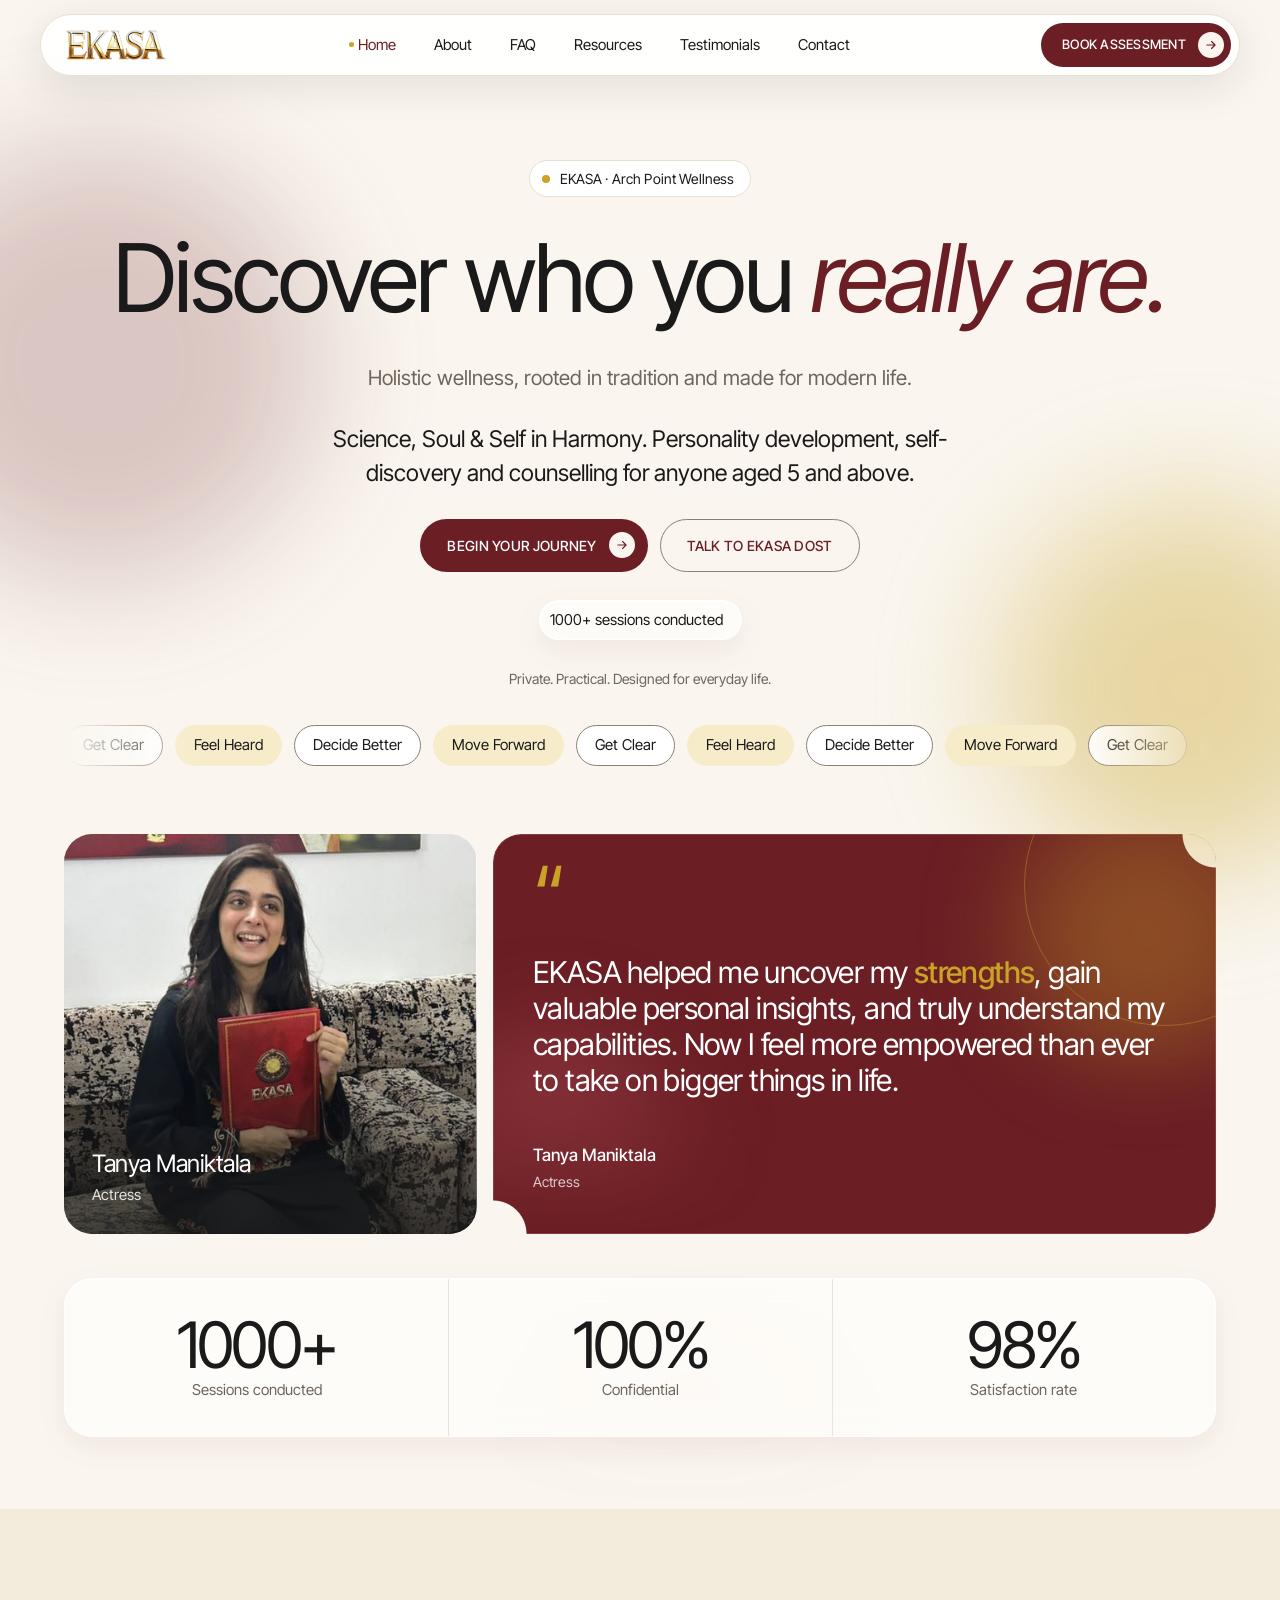
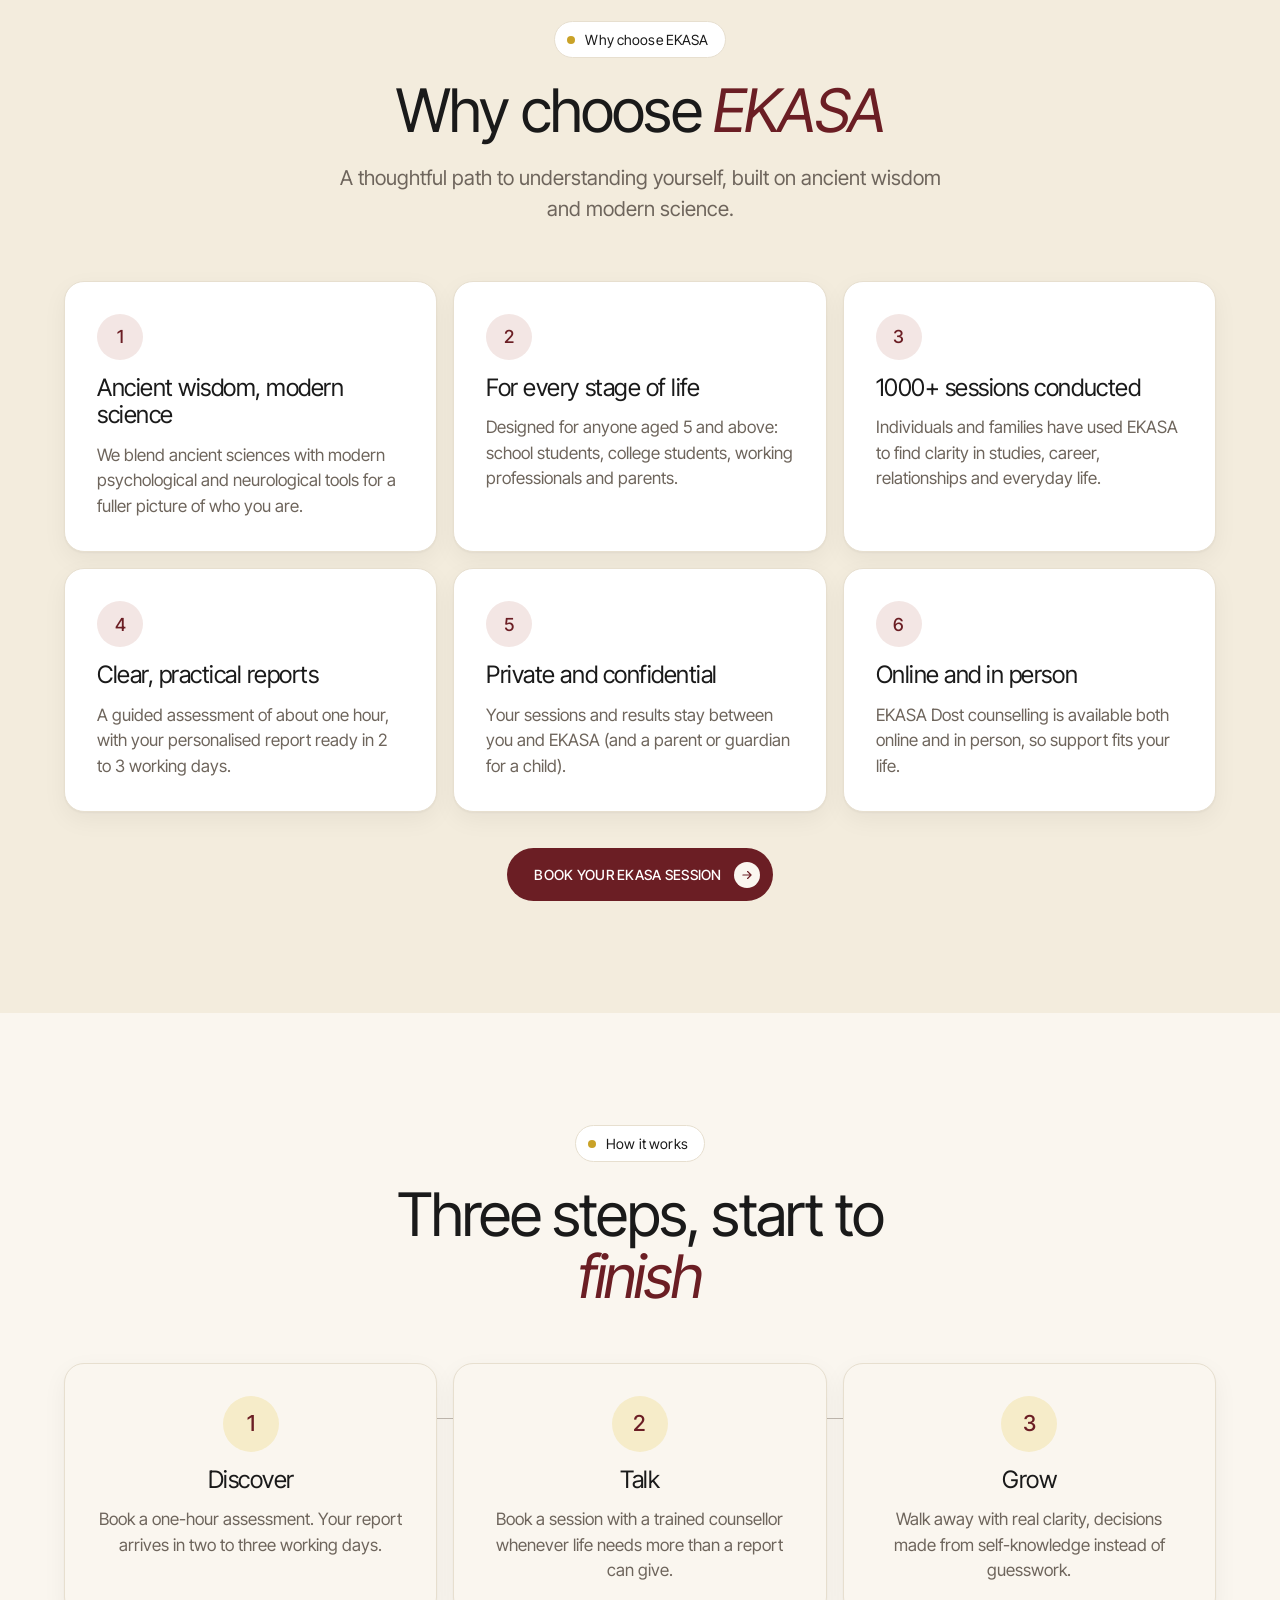
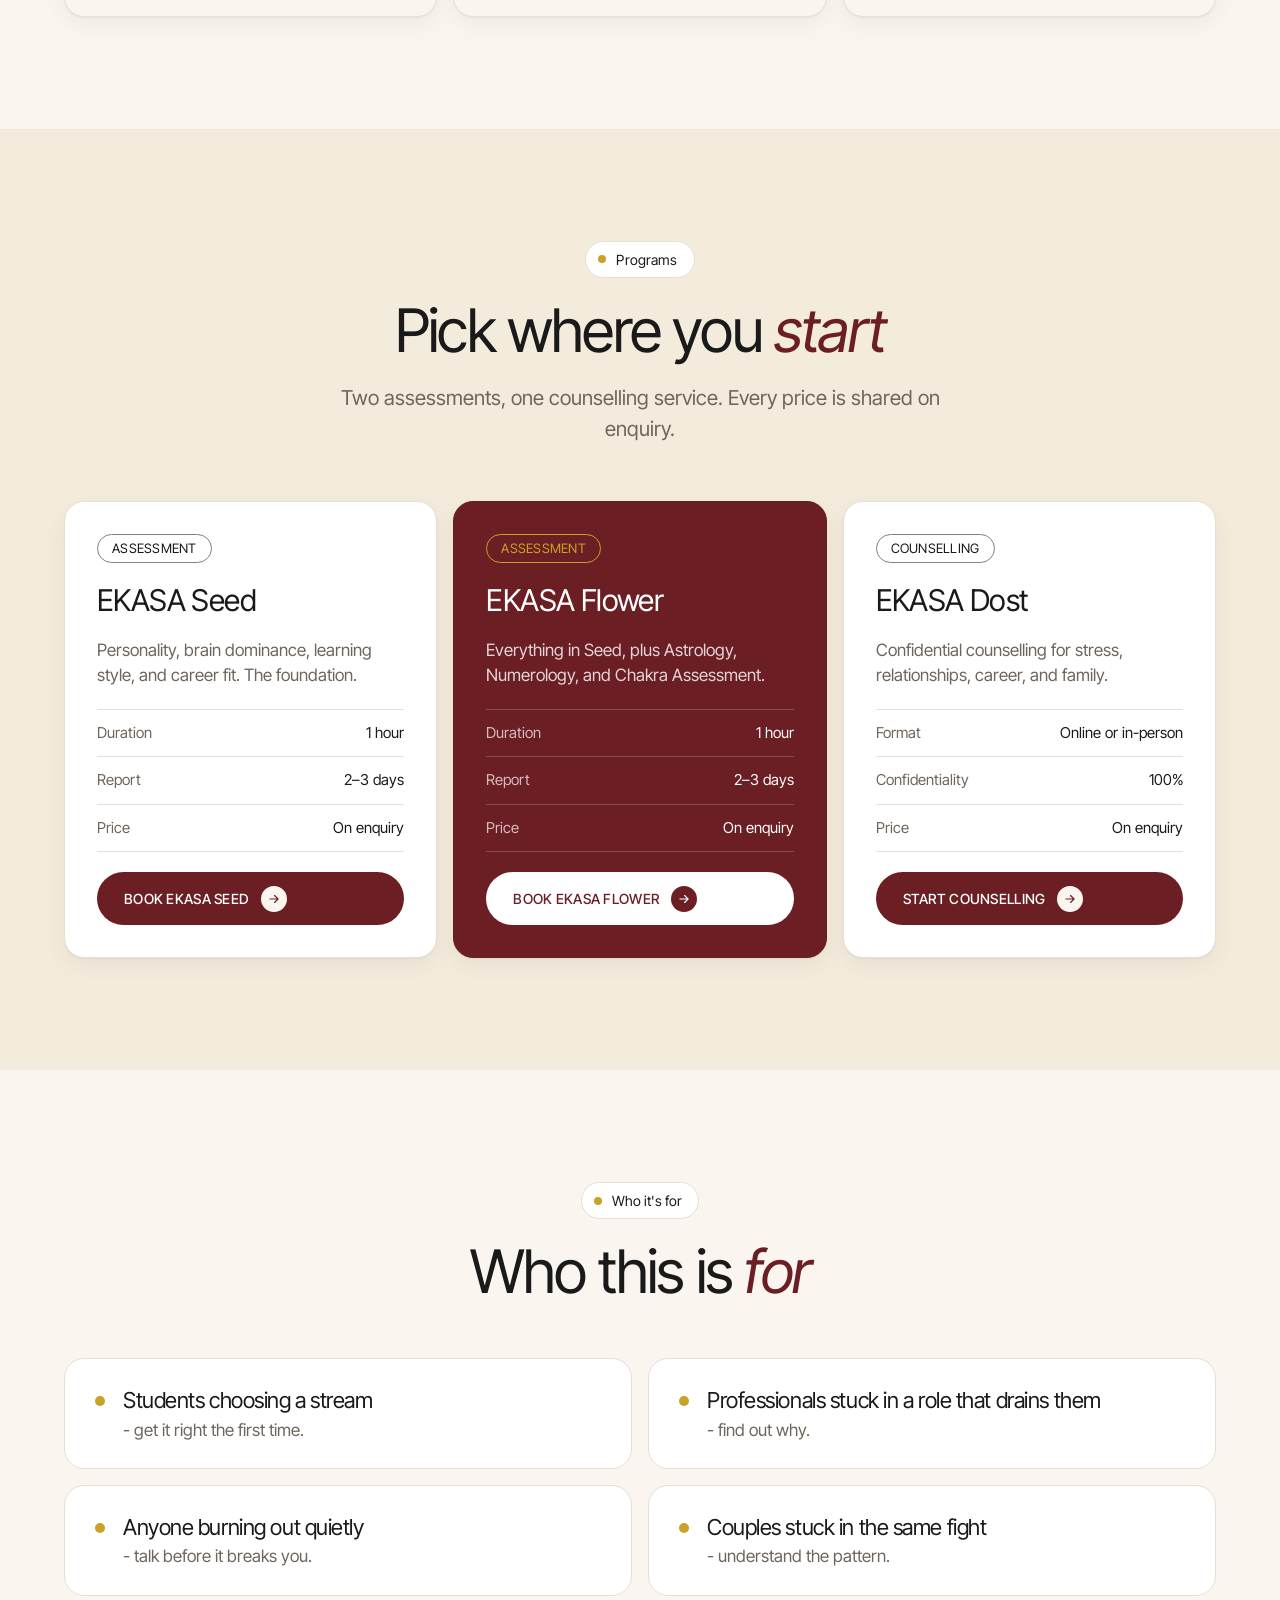
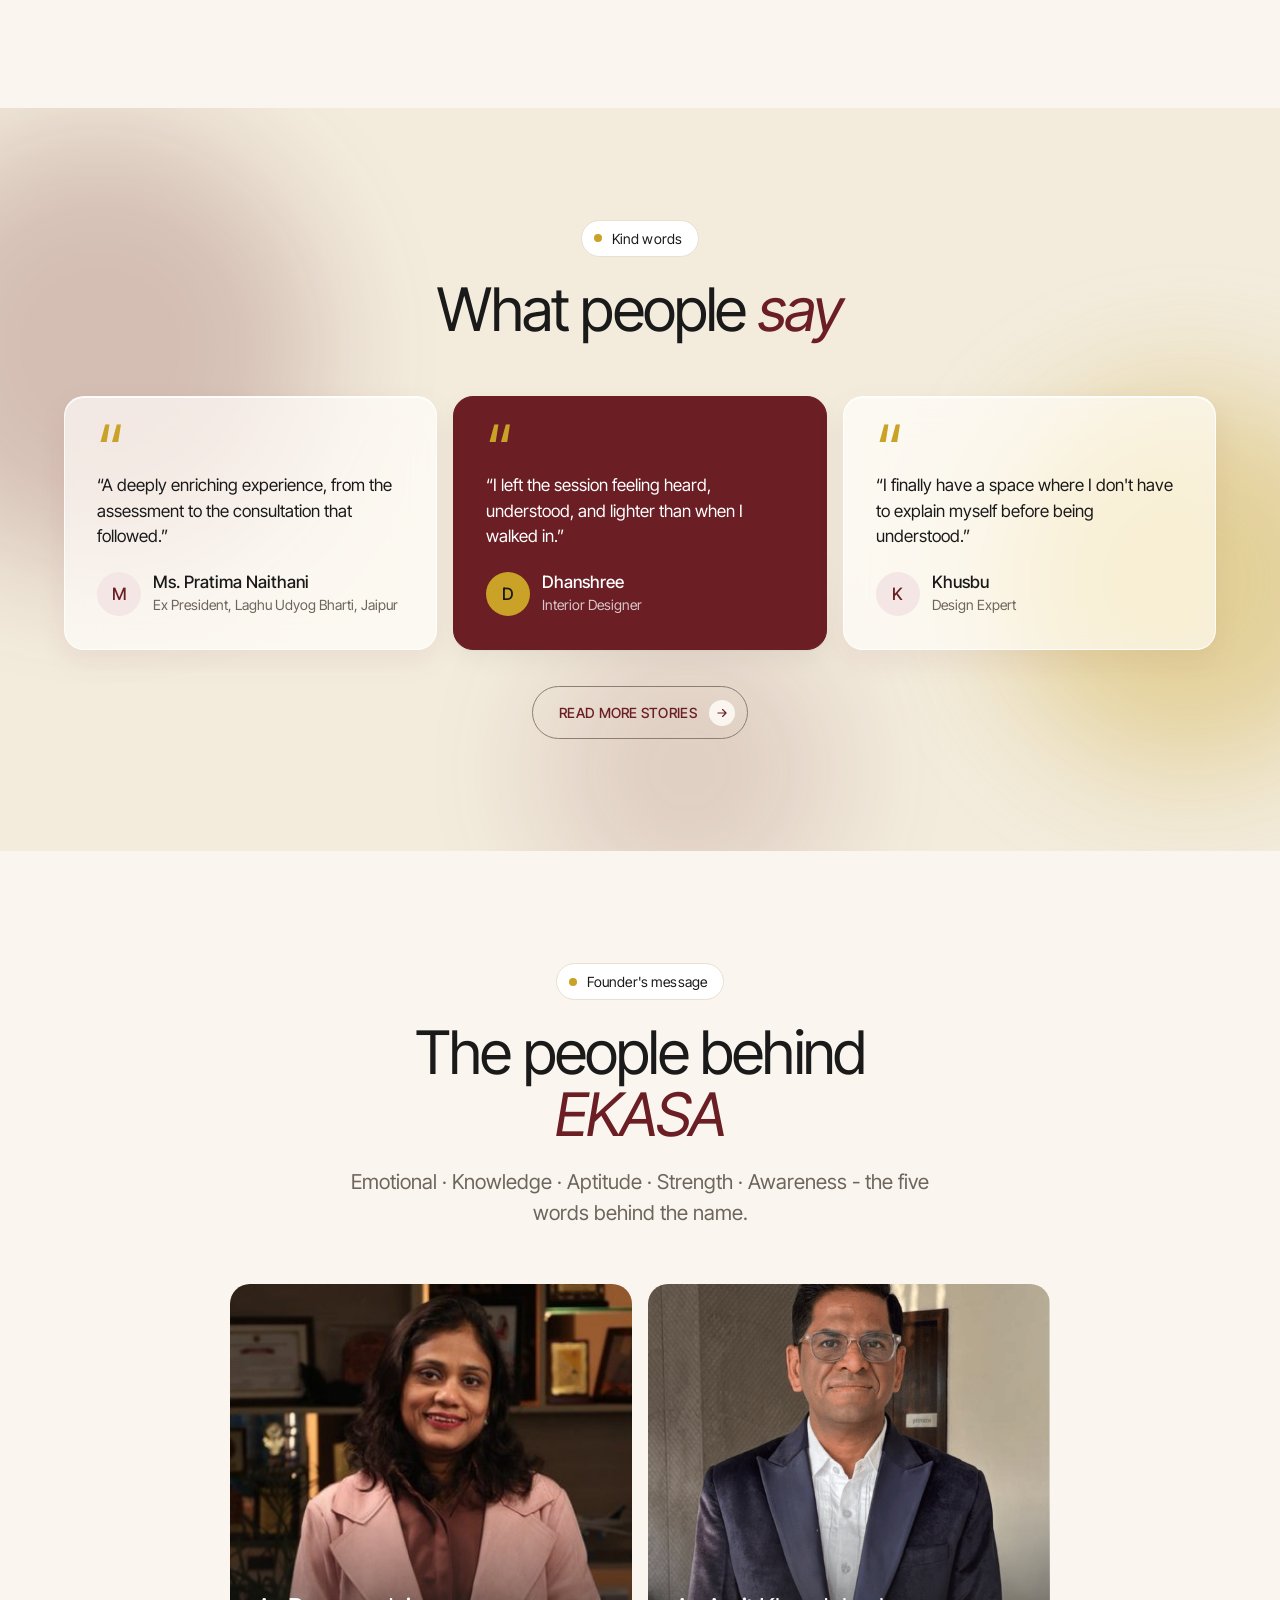
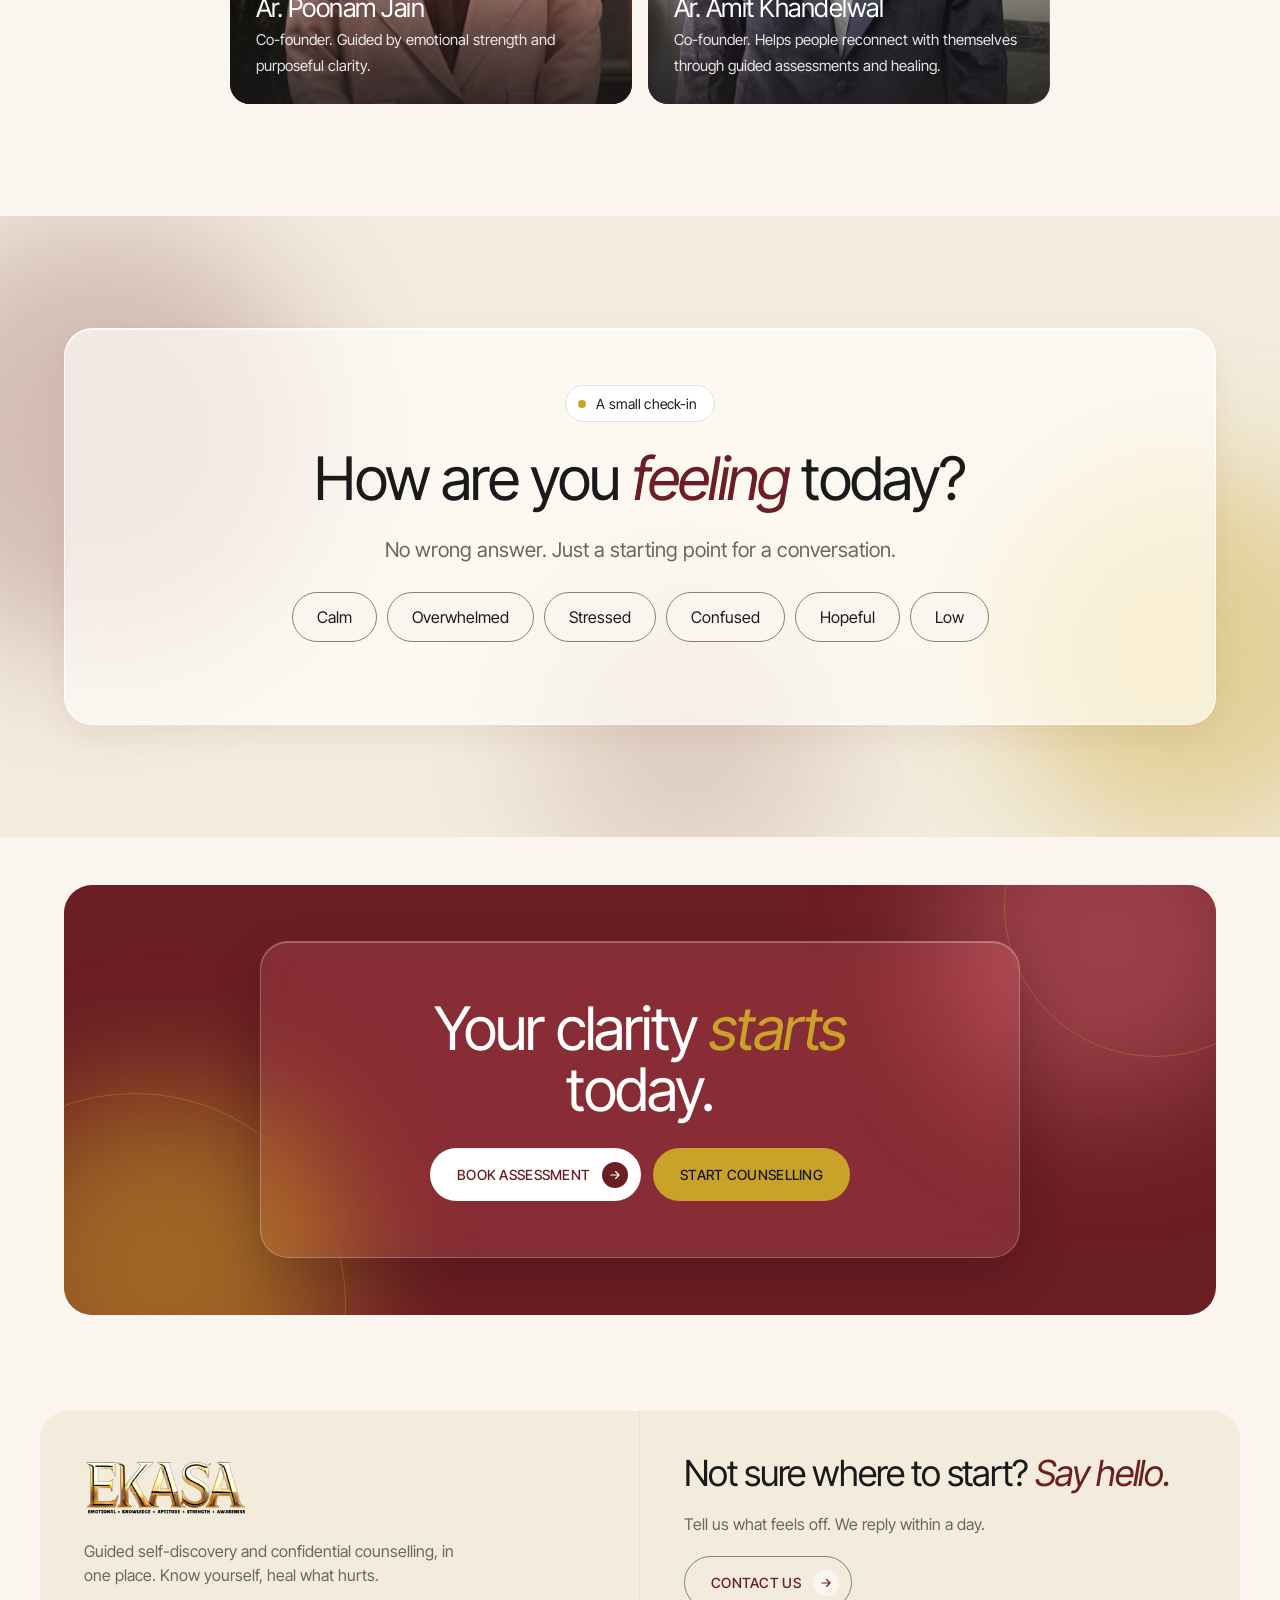
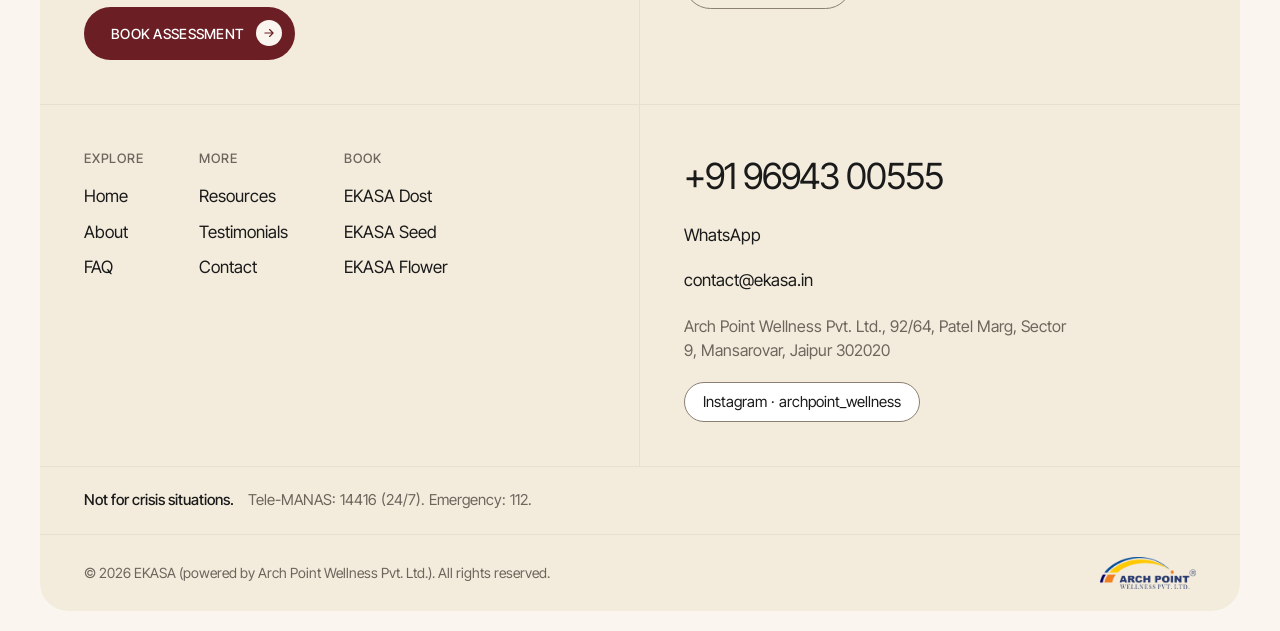
<file: index.html>
<!DOCTYPE html>
<html lang="en">
<head>
<meta charset="utf-8">
<meta name="viewport" content="width=device-width,initial-scale=1">
<title>EKASA Jaipur | Self-Discovery Assessments & Counselling</title>
<meta name="description" content="Self-discovery assessments, confidential counselling, and practical clarity in Jaipur by EKASA (Arch Point Wellness Pvt. Ltd.).">
<meta name="robots" content="index,follow">
<link rel="canonical" href="https://www.ekasa.life/">
<meta property="og:site_name" content="EKASA">
<meta property="og:type" content="website">
<meta property="og:title" content="EKASA | Personality Development & Self-Discovery">
<meta property="og:description" content="Holistic wellness, rooted in tradition and made for modern life. Personality assessments, counselling and workshops.">
<meta property="og:url" content="https://www.ekasa.life/">
<meta property="og:image" content="img/ekasa-wordmark.png">
<meta name="twitter:card" content="summary_large_image">
<meta name="twitter:title" content="EKASA Jaipur | Self-Discovery Assessments & Counselling">
<meta name="twitter:description" content="Self-discovery assessments, confidential counselling, and practical clarity in Jaipur by EKASA (Arch Point Wellness Pvt. Ltd.).">
<meta name="twitter:image" content="img/ekasa-wordmark.png">
<meta name="theme-color" content="#FAF6EF">
<link rel="icon" href="img/ekasa-wordmark.png">
<link rel="preload" href="fonts/InterTight-Variable.woff2" as="font" type="font/woff2" crossorigin>
<link rel="stylesheet" href="css/style.css">
</head>
<body>
<a class="skip" href="#main">Skip to content</a>
<header class="nav" id="top"><div class="nav-in">
<a class="logo" href="index.html" aria-label="EKASA home"><img src="img/ekasa-wordmark.png" alt="EKASA" width="103" height="30"></a>
<nav aria-label="Primary"><ul><li><a href="index.html" aria-current=page>Home</a></li><li><a href="about.html">About</a></li><li><a href="faq.html">FAQ</a></li><li><a href="resources.html">Resources</a></li><li><a href="testimonials.html">Testimonials</a></li><li><a href="contact.html">Contact</a></li></ul></nav>
<div class="nav-cta"><a class="btn btn-primary btn-sm" href="https://discover.ekasa.life/fp">Book assessment<i class="ar"><svg viewBox="0 0 24 24" fill="none" stroke="currentColor" stroke-width="2" stroke-linecap="round" stroke-linejoin="round"><path d="M5 12h14M13 6l6 6-6 6"/></svg></i></a><button class="menu-btn" aria-label="Menu" aria-expanded="false"><span></span></button></div>
</div></header>
<main id="main">

<section class="hero glassy"><div class="blobs" aria-hidden="true"><i class="blob b1" data-speed=".07"></i><i class="blob b2" data-speed="-.05"></i><i class="blob b3" data-speed=".09"></i></div><div class="wrap">
<span class="eyebrow fade-up d1">EKASA &middot; Arch Point Wellness</span>
<h1><span class="ln"><span>Discover who you <em>really are.</em></span></span></h1>
<p class="lead fade-up d3">Holistic wellness, rooted in tradition and made for modern life.</p>
<p class="hero-support fade-up d3">Science, Soul &amp; Self in Harmony. Personality development, self-discovery and counselling for anyone aged 5 and above.</p>
<div class="hero-actions fade-up d4"><a class="btn btn-primary" href="https://discover.ekasa.life/fp">Begin Your Journey<i class="ar"><svg viewBox="0 0 24 24" fill="none" stroke="currentColor" stroke-width="2" stroke-linecap="round" stroke-linejoin="round"><path d="M5 12h14M13 6l6 6-6 6"/></svg></i></a><a class="btn btn-ghost" href="https://discover.ekasa.life/dost">Talk to EKASA Dost</a></div>
<div class="proof glass fade-up d5"><span>1000+ sessions conducted</span></div>
<p class="trust-line fade-up d5">Private. Practical. Designed for everyday life.</p>
<div class="marq fade-up d6" aria-hidden="true"><div class="marq-track"><span class="chip">Get Clear</span><span class="chip gold">Feel Heard</span><span class="chip">Decide Better</span><span class="chip gold">Move Forward</span><span class="chip">Get Clear</span><span class="chip gold">Feel Heard</span><span class="chip">Decide Better</span><span class="chip gold">Move Forward</span><span class="chip">Get Clear</span><span class="chip gold">Feel Heard</span><span class="chip">Decide Better</span><span class="chip gold">Move Forward</span><span class="chip">Get Clear</span><span class="chip gold">Feel Heard</span><span class="chip">Decide Better</span><span class="chip gold">Move Forward</span></div></div>
<div class="tiles rv zoom">
<div class="tile photo"><img src="img/tanya.jpg" alt="Tanya Maniktala"><div class="cap"><b>Tanya Maniktala</b><small>Actress</small></div></div>
<div class="tile quote notch tilt"><div class="blobs" aria-hidden="true"><i class="blob b1" data-speed=".05"></i><i class="blob b2" data-speed="-.04"></i></div><span class="qm">&ldquo;</span><p>EKASA helped me uncover my <b class="hl">strengths</b>, gain valuable personal insights, and truly understand my capabilities. Now I feel more empowered than ever to take on bigger things in life.</p><div class="who"><b>Tanya Maniktala</b><small>Actress</small></div></div>
</div>
<div class="stats glass rv"><div class="stat"><b data-to="1000" data-suf="+">1000+</b><span>Sessions conducted</span></div><div class="stat"><b data-to="100" data-suf="%">100%</b><span>Confidential</span></div><div class="stat"><b data-to="98" data-suf="%">98%</b><span>Satisfaction rate</span></div></div>
</div></section>

<section class="alt"><div class="wrap">
<div class="head rv"><span class="eyebrow">Why choose EKASA</span><h2>Why choose <em>EKASA</em></h2><p class="lead">A thoughtful path to understanding yourself, built on ancient wisdom and modern science.</p></div>
<div class="grid g3 why-grid stag">
<div class="card"><span class="num">1</span><h3>Ancient wisdom, modern science</h3><p>We blend ancient sciences with modern psychological and neurological tools for a fuller picture of who you are.</p></div>
<div class="card"><span class="num">2</span><h3>For every stage of life</h3><p>Designed for anyone aged 5 and above: school students, college students, working professionals and parents.</p></div>
<div class="card"><span class="num">3</span><h3>1000+ sessions conducted</h3><p>Individuals and families have used EKASA to find clarity in studies, career, relationships and everyday life. <!-- VERIFY: "individuals and families" is a soft estimate; adjust or remove --></p></div>
<div class="card"><span class="num">4</span><h3>Clear, practical reports</h3><p>A guided assessment of about one hour, with your personalised report ready in 2 to 3 working days.</p></div>
<div class="card"><span class="num">5</span><h3>Private and confidential</h3><p>Your sessions and results stay between you and EKASA (and a parent or guardian for a child).</p></div>
<div class="card"><span class="num">6</span><h3>Online and in person</h3><p>EKASA Dost counselling is available both online and in person, so support fits your life.</p></div>
</div>
<div style="text-align:center;margin-top:36px"><a class="btn btn-primary" href="https://discover.ekasa.life/fp">Book your EKASA session<i class="ar"><svg viewBox="0 0 24 24" fill="none" stroke="currentColor" stroke-width="2" stroke-linecap="round" stroke-linejoin="round"><path d="M5 12h14M13 6l6 6-6 6"/></svg></i></a></div>
</div></section>

<section><div class="wrap">
<div class="head rv"><span class="eyebrow">How it works</span><h2>Three steps, start to <em>finish</em></h2></div>
<div class="grid g3 steps stag">
<div class="card step"><span class="num">1</span><h3>Discover</h3><p>Book a one-hour assessment. Your report arrives in two to three working days.</p></div>
<div class="card step"><span class="num">2</span><h3>Talk</h3><p>Book a session with a trained counsellor whenever life needs more than a report can give.</p></div>
<div class="card step"><span class="num">3</span><h3>Grow</h3><p>Walk away with real clarity, decisions made from self-knowledge instead of guesswork.</p></div>
</div></div></section>

<section class="alt"><div class="wrap">
<div class="head rv"><span class="eyebrow">Programs</span><h2>Pick where you <em>start</em></h2><p class="lead">Two assessments, one counselling service. Every price is shared on enquiry.</p></div>
<div class="grid g3 stag">
<div class="card prog"><span class="tag">Assessment</span><h3>EKASA Seed</h3><p>Personality, brain dominance, learning style, and career fit. The foundation.</p><dl><div><dt>Duration</dt><dd>1 hour</dd></div><div><dt>Report</dt><dd>2&ndash;3 days</dd></div><div><dt>Price</dt><dd>On enquiry</dd></div></dl><a class="btn btn-primary" href="https://discover.ekasa.life/fp">Book EKASA Seed<i class="ar"><svg viewBox="0 0 24 24" fill="none" stroke="currentColor" stroke-width="2" stroke-linecap="round" stroke-linejoin="round"><path d="M5 12h14M13 6l6 6-6 6"/></svg></i></a></div>
<div class="card prog accent"><span class="tag">Assessment</span><h3>EKASA Flower</h3><p>Everything in Seed, plus Astrology, Numerology, and Chakra Assessment.</p><dl><div><dt>Duration</dt><dd>1 hour</dd></div><div><dt>Report</dt><dd>2&ndash;3 days</dd></div><div><dt>Price</dt><dd>On enquiry</dd></div></dl><a class="btn btn-light" href="https://discover.ekasa.life/fp">Book EKASA Flower<i class="ar"><svg viewBox="0 0 24 24" fill="none" stroke="currentColor" stroke-width="2" stroke-linecap="round" stroke-linejoin="round"><path d="M5 12h14M13 6l6 6-6 6"/></svg></i></a></div>
<div class="card prog"><span class="tag">Counselling</span><h3>EKASA Dost</h3><p>Confidential counselling for stress, relationships, career, and family.</p><dl><div><dt>Format</dt><dd>Online or in-person</dd></div><div><dt>Confidentiality</dt><dd>100%</dd></div><div><dt>Price</dt><dd>On enquiry</dd></div></dl><a class="btn btn-primary" href="https://discover.ekasa.life/dost">Start counselling<i class="ar"><svg viewBox="0 0 24 24" fill="none" stroke="currentColor" stroke-width="2" stroke-linecap="round" stroke-linejoin="round"><path d="M5 12h14M13 6l6 6-6 6"/></svg></i></a></div>
</div></div></section>

<section><div class="wrap">
<div class="head rv"><span class="eyebrow">Who it's for</span><h2>Who this is <em>for</em></h2></div>
<ul class="who-list stag">
<li><div>Students choosing a stream<span>- get it right the first time.</span></div></li>
<li><div>Professionals stuck in a role that drains them<span>- find out why.</span></div></li>
<li><div>Anyone burning out quietly<span>- talk before it breaks you.</span></div></li>
<li><div>Couples stuck in the same fight<span>- understand the pattern.</span></div></li>
</ul></div></section>

<section class="alt glassy"><div class="blobs" aria-hidden="true"><i class="blob b1" data-speed=".07"></i><i class="blob b2" data-speed="-.05"></i><i class="blob b3" data-speed=".09"></i></div><div class="wrap">
<div class="head rv"><span class="eyebrow">Kind words</span><h2>What people <em>say</em></h2></div>
<div class="grid g3 stag">
<div class="card "><span class="qm">&ldquo;</span><q>A deeply enriching experience, from the assessment to the consultation that followed.</q><div class="by"><span class="av">M</span><span><b>Ms. Pratima Naithani</b><small>Ex President, Laghu Udyog Bharti, Jaipur</small></span></div></div>
<div class="card accent"><span class="qm">&ldquo;</span><q>I left the session feeling heard, understood, and lighter than when I walked in.</q><div class="by"><span class="av">D</span><span><b>Dhanshree</b><small>Interior Designer</small></span></div></div>
<div class="card "><span class="qm">&ldquo;</span><q>I finally have a space where I don't have to explain myself before being understood.</q><div class="by"><span class="av">K</span><span><b>Khusbu</b><small>Design Expert</small></span></div></div>
</div>
<div style="text-align:center;margin-top:36px" class="rv"><a class="btn btn-ghost" href="testimonials.html">Read more stories<i class="ar"><svg viewBox="0 0 24 24" fill="none" stroke="currentColor" stroke-width="2" stroke-linecap="round" stroke-linejoin="round"><path d="M5 12h14M13 6l6 6-6 6"/></svg></i></a></div>
</div></section>

<section><div class="wrap">
<div class="head rv"><span class="eyebrow">Founder's message</span><h2>The people behind <em>EKASA</em></h2><p class="lead">Emotional &middot; Knowledge &middot; Aptitude &middot; Strength &middot; Awareness - the five words behind the name.</p></div>
<div class="grid g2 stag" style="max-width:820px;margin:0 auto">
<div class="person"><img src="img/founder-poonam.jpg" alt="Ar. Poonam Jain"><div class="cap"><b>Ar. Poonam Jain</b><span>Co-founder. Guided by emotional strength and purposeful clarity.</span></div></div>
<div class="person"><img src="img/founder-amit.png" alt="Ar. Amit Khandelwal"><div class="cap"><b>Ar. Amit Khandelwal</b><span>Co-founder. Helps people reconnect with themselves through guided assessments and healing.</span></div></div>
</div></div></section>

<section class="alt glassy"><div class="blobs" aria-hidden="true"><i class="blob b1" data-speed=".07"></i><i class="blob b2" data-speed="-.05"></i><i class="blob b3" data-speed=".09"></i></div><div class="wrap"><div class="mood glass tilt rv zoom">
<span class="eyebrow">A small check-in</span><h2>How are you <em>feeling</em> today?</h2><p class="lead">No wrong answer. Just a starting point for a conversation.</p>
<div class="moods" role="group" aria-label="Mood"><button class="mood-btn" data-mood="calm" aria-pressed="false">Calm</button><button class="mood-btn" data-mood="overwhelmed" aria-pressed="false">Overwhelmed</button><button class="mood-btn" data-mood="stressed" aria-pressed="false">Stressed</button><button class="mood-btn" data-mood="confused" aria-pressed="false">Confused</button><button class="mood-btn" data-mood="hopeful" aria-pressed="false">Hopeful</button><button class="mood-btn" data-mood="low" aria-pressed="false">Low</button></div>
<div class="mood-resp" id="mood-resp" aria-live="polite"><div><p id="mood-text"></p><a class="btn btn-primary" href="https://discover.ekasa.life/dost">Talk to EKASA Dost<i class="ar"><svg viewBox="0 0 24 24" fill="none" stroke="currentColor" stroke-width="2" stroke-linecap="round" stroke-linejoin="round"><path d="M5 12h14M13 6l6 6-6 6"/></svg></i></a></div></div>
</div></div></section>

<section class="band-sec"><div class="wrap"><div class="band rv zoom"><div class="blobs" aria-hidden="true"><i class="blob b1" data-speed=".05"></i><i class="blob b2" data-speed="-.04"></i></div><div class="gpanel tilt"><h2>Your clarity <em>starts</em> today.</h2><div class="row"><a class="btn btn-light" href="https://discover.ekasa.life/fp">Book assessment<i class="ar"><svg viewBox="0 0 24 24" fill="none" stroke="currentColor" stroke-width="2" stroke-linecap="round" stroke-linejoin="round"><path d="M5 12h14M13 6l6 6-6 6"/></svg></i></a><a class="btn btn-gold" href="https://discover.ekasa.life/dost">Start counselling</a></div></div></div></div></section>

</main>
<footer><div class="foot">
<div class="fgrid">
<div class="fcell"><img class="flogo" src="img/ekasa-logo.png" alt="EKASA"><p>Guided self-discovery and confidential counselling, in one place. Know yourself, heal what hurts.</p><a class="btn btn-primary" href="https://discover.ekasa.life/fp">Book assessment<i class="ar"><svg viewBox="0 0 24 24" fill="none" stroke="currentColor" stroke-width="2" stroke-linecap="round" stroke-linejoin="round"><path d="M5 12h14M13 6l6 6-6 6"/></svg></i></a></div>
<div class="fcell"><h4>Not sure where to start? <em>Say hello.</em></h4><p>Tell us what feels off. We reply within a day.</p><a class="btn btn-ghost" href="contact.html">Contact us<i class="ar"><svg viewBox="0 0 24 24" fill="none" stroke="currentColor" stroke-width="2" stroke-linecap="round" stroke-linejoin="round"><path d="M5 12h14M13 6l6 6-6 6"/></svg></i></a></div>
<div class="fcell"><div class="flinks"><ul><li><b>Explore</b></li><li><a href="index.html">Home</a></li><li><a href="about.html">About</a></li><li><a href="faq.html">FAQ</a></li></ul><ul><li><b>More</b></li><li><a href="resources.html">Resources</a></li><li><a href="testimonials.html">Testimonials</a></li><li><a href="contact.html">Contact</a></li></ul><ul><li><b>Book</b></li><li><a href="https://discover.ekasa.life/dost">EKASA Dost</a></li><li><a href="https://discover.ekasa.life/fp">EKASA Seed</a></li><li><a href="https://discover.ekasa.life/fp">EKASA Flower</a></li></ul></div></div>
<div class="fcell"><a class="ph" href="tel:+919694300555">+91 96943 00555</a><a href="https://wa.me/919694300555">WhatsApp</a><a href="mailto:contact@ekasa.in">contact@ekasa.in</a><p>Arch Point Wellness Pvt. Ltd., 92/64, Patel Marg, Sector 9, Mansarovar, Jaipur 302020</p><a class="chip" href="https://instagram.com/archpoint_wellness">Instagram &middot; archpoint_wellness</a></div>
<div class="fcell emerg"><b>Not for crisis situations.</b> Tele-MANAS: 14416 (24/7). Emergency: 112.</div>
</div>
<div class="fbar"><span>&copy; 2026 EKASA (powered by Arch Point Wellness Pvt. Ltd.). All rights reserved.</span><span class="ap"><img src="img/arch-point-wellness-logo.png" alt="Arch Point Wellness"></span></div>
</div></footer>
<script src="js/main.js"></script>
</body>
</html>
</file>
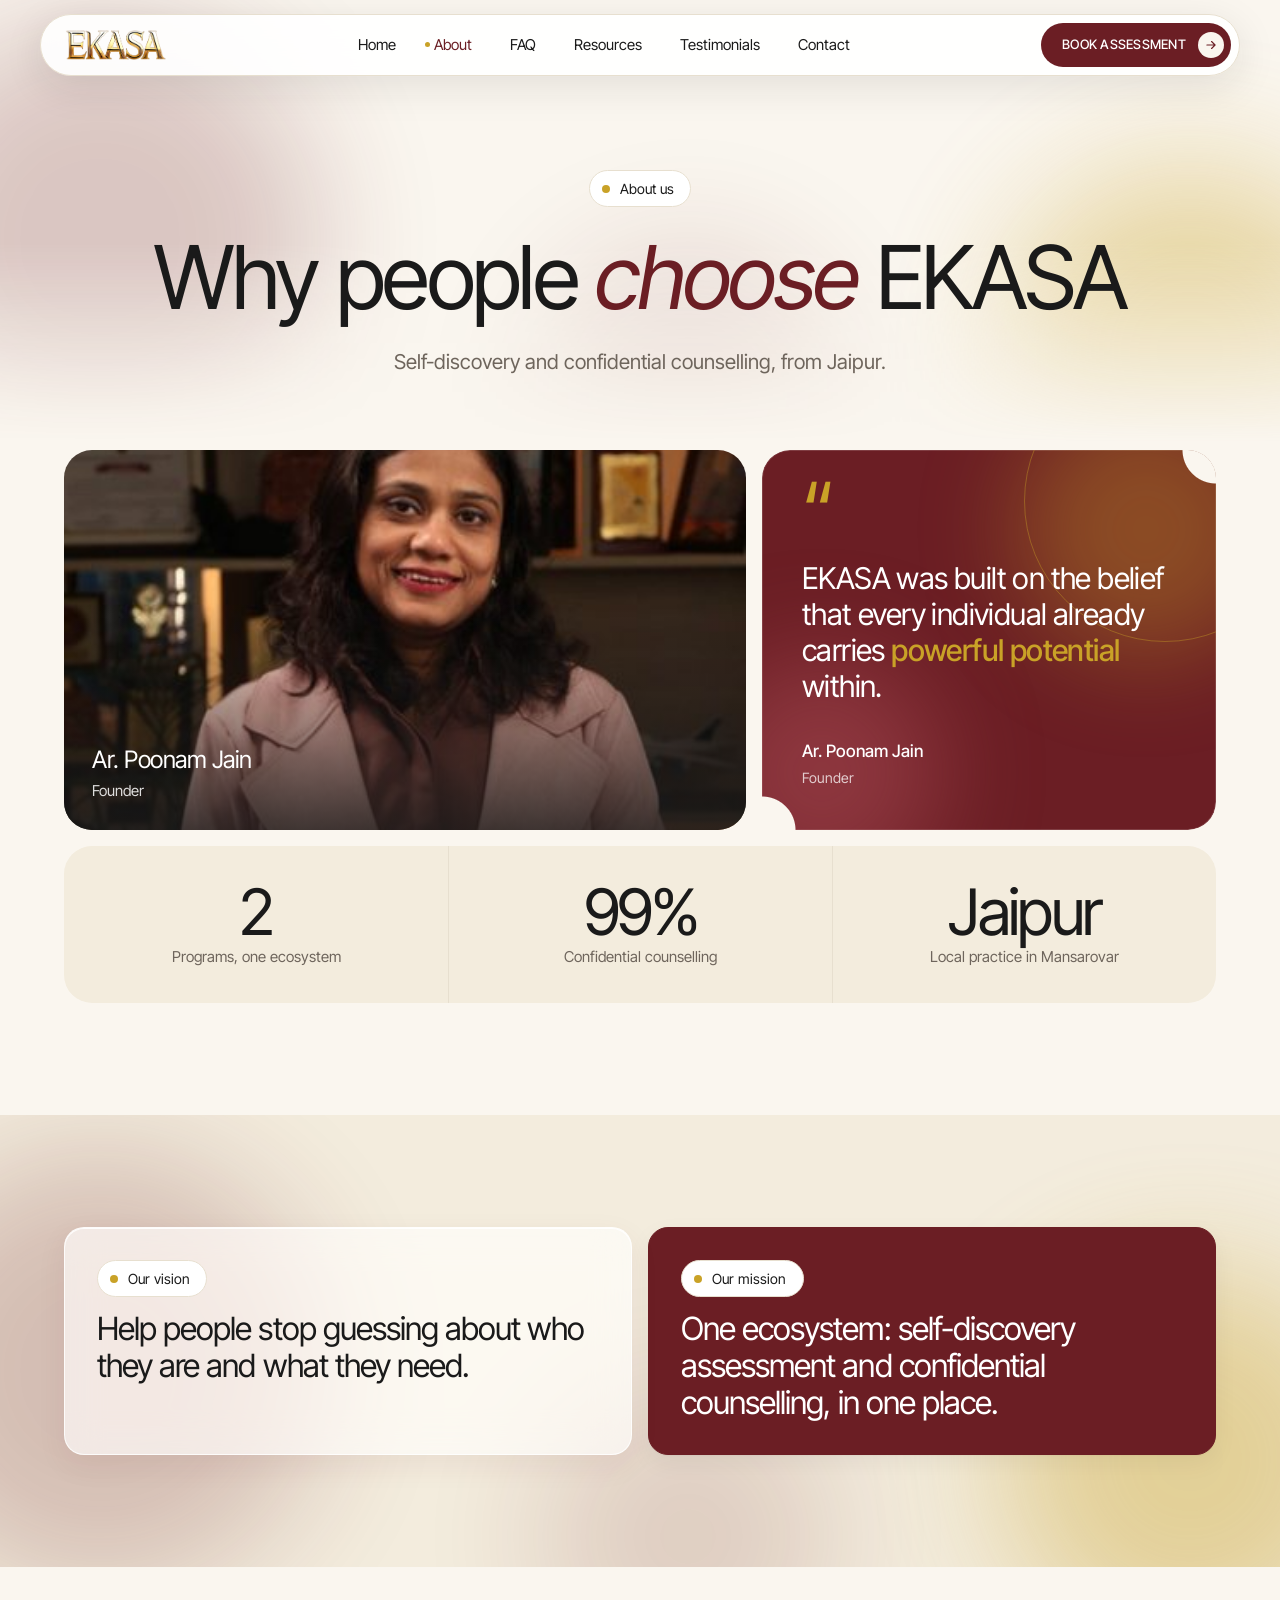
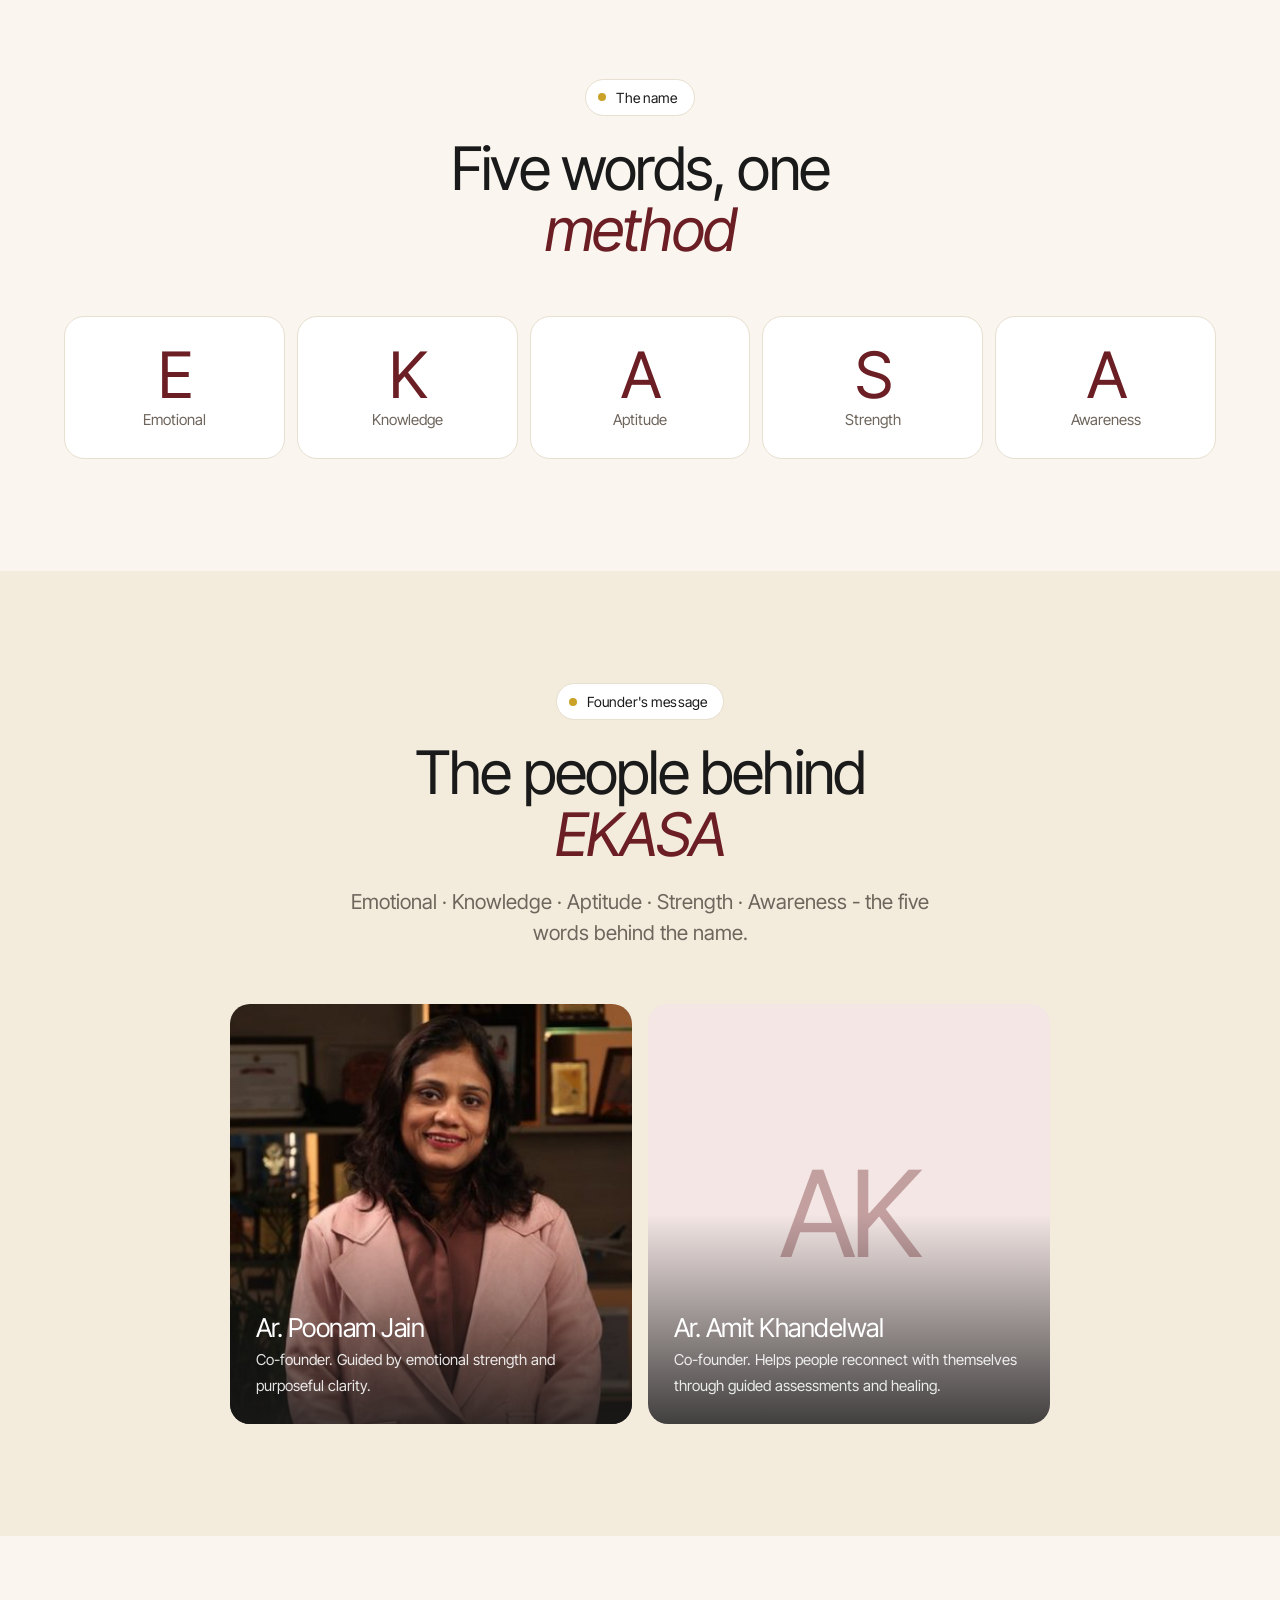
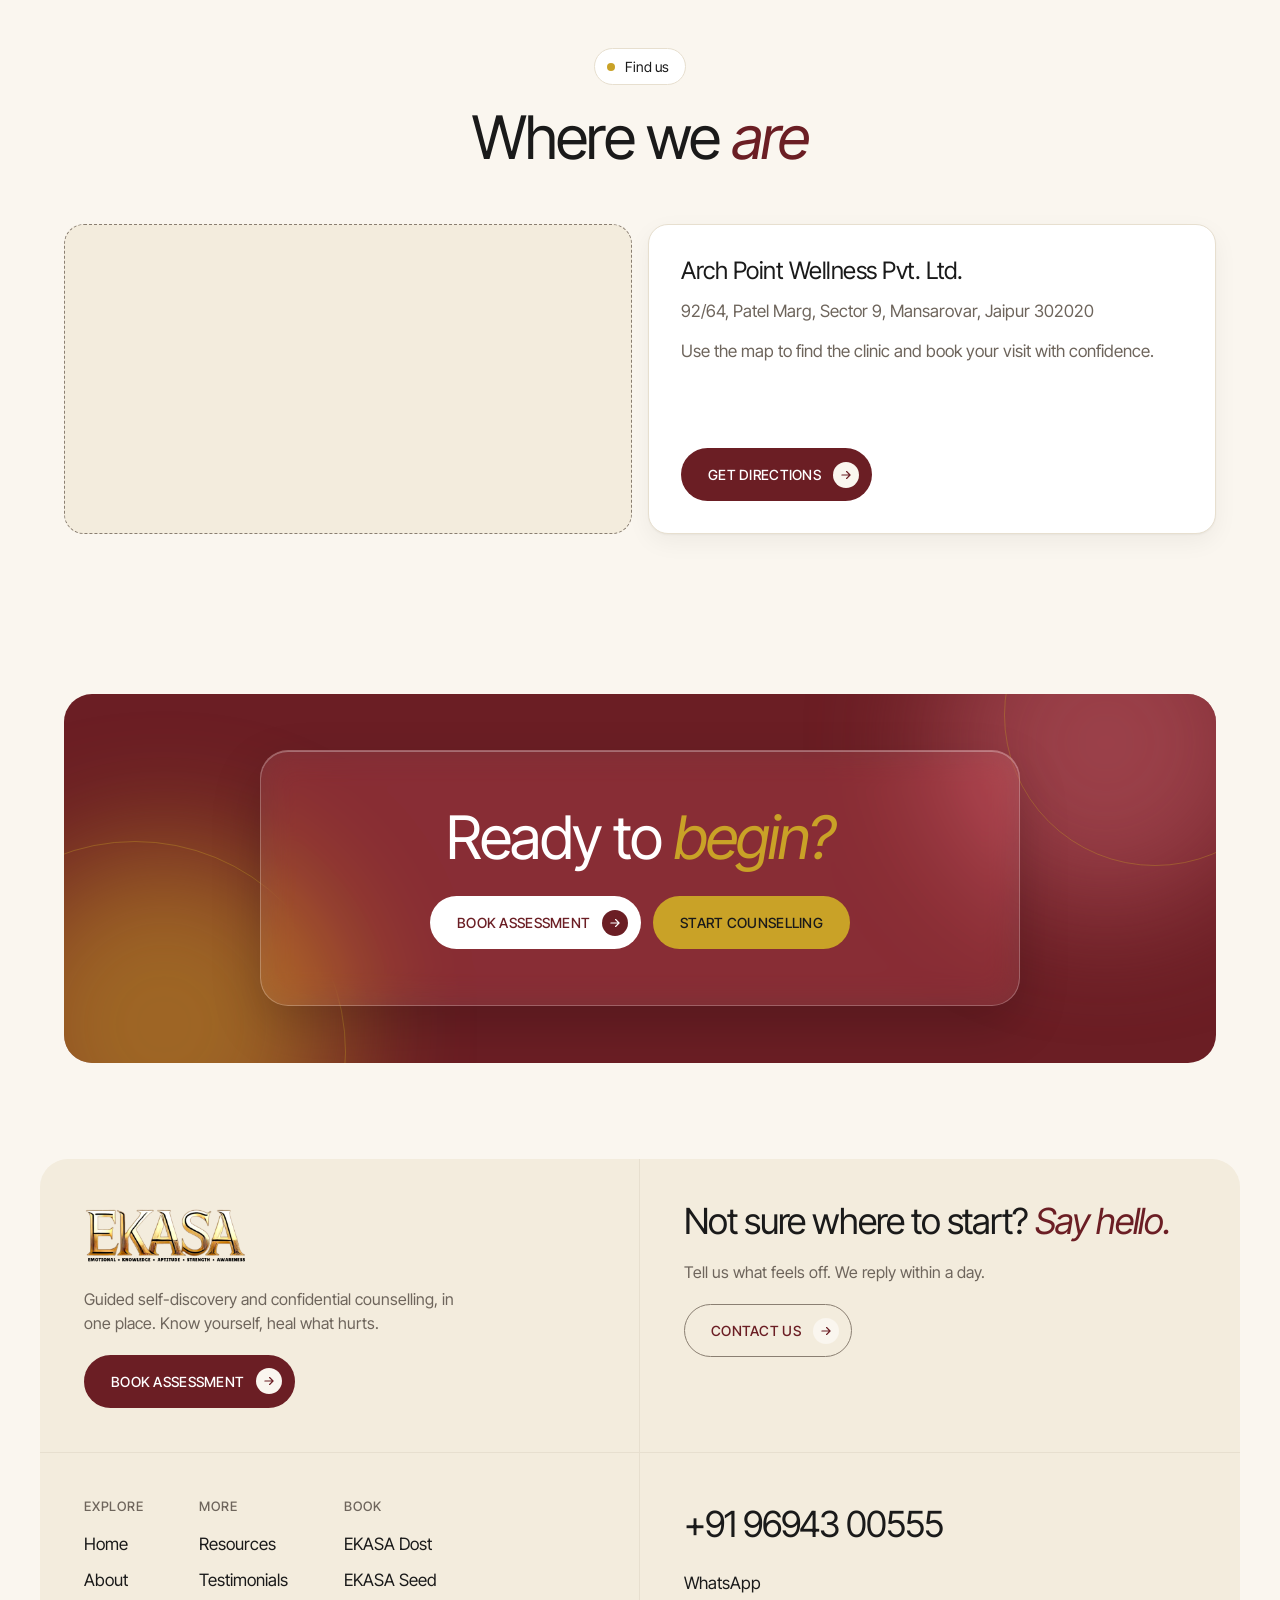
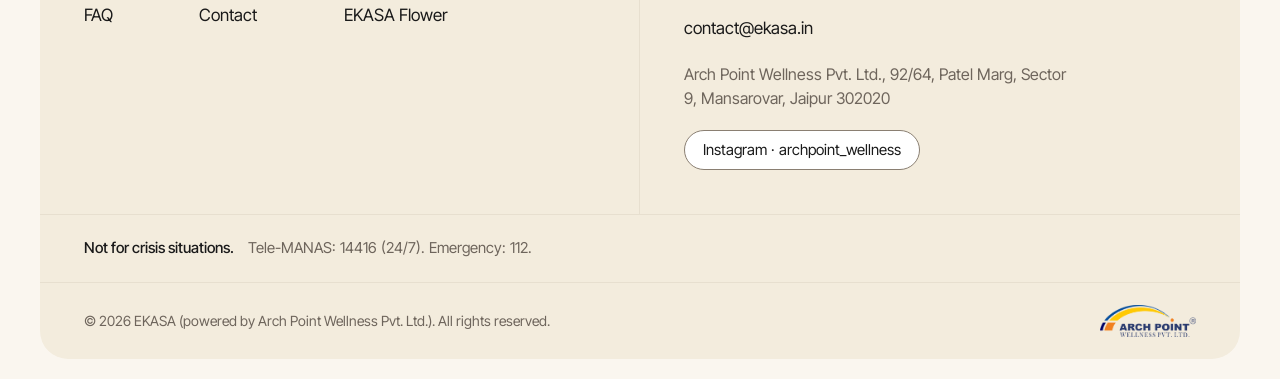
<file: about.html>
<!DOCTYPE html>
<html lang="en">
<head>
<meta charset="utf-8">
<meta name="viewport" content="width=device-width,initial-scale=1">
<title>About EKASA Jaipur | Founders, Vision & Mission</title>
<meta name="description" content="Meet the EKASA founders, understand the name, and see how our Jaipur practice combines self-discovery with confidential counselling.">
<meta name="robots" content="index,follow">
<link rel="canonical" href="https://www.ekasa.life/about.html">
<meta property="og:site_name" content="EKASA">
<meta property="og:type" content="website">
<meta property="og:title" content="About EKASA Jaipur | Founders, Vision & Mission">
<meta property="og:description" content="Meet the EKASA founders, understand the name, and see how our Jaipur practice combines self-discovery with confidential counselling.">
<meta property="og:url" content="https://www.ekasa.life/about.html">
<meta property="og:image" content="img/ekasa-wordmark.png">
<meta name="twitter:card" content="summary_large_image">
<meta name="twitter:title" content="About EKASA Jaipur | Founders, Vision & Mission">
<meta name="twitter:description" content="Meet the EKASA founders, understand the name, and see how our Jaipur practice combines self-discovery with confidential counselling.">
<meta name="twitter:image" content="img/ekasa-wordmark.png">
<meta name="theme-color" content="#FAF6EF">
<link rel="icon" href="img/ekasa-wordmark.png">
<link rel="preload" href="fonts/InterTight-Variable.woff2" as="font" type="font/woff2" crossorigin>
<link rel="stylesheet" href="css/style.css">
</head>
<body>
<a class="skip" href="#main">Skip to content</a>
<header class="nav" id="top"><div class="nav-in">
<a class="logo" href="index.html" aria-label="EKASA home"><img src="img/ekasa-wordmark.png" alt="EKASA" width="103" height="30"></a>
<nav aria-label="Primary"><ul><li><a href="index.html">Home</a></li><li><a href="about.html" aria-current=page>About</a></li><li><a href="faq.html">FAQ</a></li><li><a href="resources.html">Resources</a></li><li><a href="testimonials.html">Testimonials</a></li><li><a href="contact.html">Contact</a></li></ul></nav>
<div class="nav-cta"><a class="btn btn-primary btn-sm" href="https://discover.ekasa.life/fp">Book assessment<i class="ar"><svg viewBox="0 0 24 24" fill="none" stroke="currentColor" stroke-width="2" stroke-linecap="round" stroke-linejoin="round"><path d="M5 12h14M13 6l6 6-6 6"/></svg></i></a><button class="menu-btn" aria-label="Menu" aria-expanded="false"><span></span></button></div>
</div></header>
<main id="main">
<section class="page-head glassy"><div class="blobs" aria-hidden="true"><i class="blob b1" data-speed=".07"></i><i class="blob b2" data-speed="-.05"></i><i class="blob b3" data-speed=".09"></i></div><div class="wrap"><span class="eyebrow fade-up d1">About us</span><h1 class="fade-up d2">Why people <em>choose</em> EKASA</h1><p class="lead fade-up d3">Self-discovery and confidential counselling, from Jaipur.</p></div></section>
<section style="padding-top:0"><div class="wrap">
<div class="about-photos rv zoom"><div class="tile photo"><img src="img/founder-poonam.jpg" alt="Ar. Poonam Jain, founder" style="object-position:center 30%"><div class="cap"><b>Ar. Poonam Jain</b><small>Founder</small></div></div><div class="tile quote notch tilt"><div class="blobs" aria-hidden="true"><i class="blob b1" data-speed=".05"></i><i class="blob b2" data-speed="-.04"></i></div><span class="qm">&ldquo;</span><p>EKASA was built on the belief that every individual already carries <b class="hl">powerful potential</b> within.</p><div class="who"><b>Ar. Poonam Jain</b><small>Founder</small></div></div></div>
<div class="stats rv"><div class="stat"><b data-to="2">2</b><span>Programs, one ecosystem</span></div><div class="stat"><b data-to="100" data-suf="%">100%</b><span>Confidential counselling</span></div><div class="stat"><b>Jaipur</b><span>Local practice in Mansarovar</span></div></div>
</div></section>

<section class="alt glassy"><div class="blobs" aria-hidden="true"><i class="blob b1" data-speed=".07"></i><i class="blob b2" data-speed="-.05"></i><i class="blob b3" data-speed=".09"></i></div><div class="wrap">
<div class="grid vm stag">
<div class="card"><span class="eyebrow" style="align-self:flex-start">Our vision</span><h3 style="font-size:32px;letter-spacing:-.03em">Help people stop guessing about who they are and what they need.</h3></div>
<div class="card accent"><span class="eyebrow" style="align-self:flex-start;color:var(--ink)">Our mission</span><h3 style="font-size:32px;letter-spacing:-.03em">One ecosystem: self-discovery assessment and confidential counselling, in one place.</h3></div>
</div></div></section>

<section><div class="wrap">
<div class="head rv"><span class="eyebrow">The name</span><h2>Five words, one <em>method</em></h2></div>
<div class="pillars stag">
<div class="pillar"><b>E</b><span>Emotional</span></div><div class="pillar"><b>K</b><span>Knowledge</span></div><div class="pillar"><b>A</b><span>Aptitude</span></div><div class="pillar"><b>S</b><span>Strength</span></div><div class="pillar"><b>A</b><span>Awareness</span></div>
</div></div></section>

<section class="alt"><div class="wrap">
<div class="head rv"><span class="eyebrow">Founder's message</span><h2>The people behind <em>EKASA</em></h2><p class="lead">Emotional &middot; Knowledge &middot; Aptitude &middot; Strength &middot; Awareness - the five words behind the name.</p></div>
<div class="grid g2 stag" style="max-width:820px;margin:0 auto">
<div class="person"><img src="img/founder-poonam.jpg" alt="Ar. Poonam Jain"><div class="cap"><b>Ar. Poonam Jain</b><span>Co-founder. Guided by emotional strength and purposeful clarity.</span></div></div>
<div class="person"><span class="init">AK</span><div class="cap"><b>Ar. Amit Khandelwal</b><span>Co-founder. Helps people reconnect with themselves through guided assessments and healing.</span></div></div>
</div></div></section>

<section><div class="wrap">
<div class="head rv"><span class="eyebrow">Find us</span><h2>Where we <em>are</em></h2></div>
<div class="grid g2 rv" style="align-items:stretch"><div class="map"><iframe title="EKASA location map" loading="lazy" referrerpolicy="no-referrer-when-downgrade" src="https://www.google.com/maps?q=92/64+Patel+Marg+Sector+9+Mansarovar+Jaipur+302020&output=embed" style="width:100%;height:100%;min-height:260px;border:0;border-radius:inherit;"></iframe></div>
<div class="card"><h3>Arch Point Wellness Pvt. Ltd.</h3><p>92/64, Patel Marg, Sector 9, Mansarovar, Jaipur 302020</p><p>Use the map to find the clinic and book your visit with confidence.</p><div style="margin-top:auto"><a class="btn btn-primary" href="https://maps.google.com/?q=92/64+Patel+Marg+Sector+9+Mansarovar+Jaipur+302020">Get directions<i class="ar"><svg viewBox="0 0 24 24" fill="none" stroke="currentColor" stroke-width="2" stroke-linecap="round" stroke-linejoin="round"><path d="M5 12h14M13 6l6 6-6 6"/></svg></i></a></div></div></div>
</div></section>
<section class="band-sec"><div class="wrap"><div class="band rv zoom"><div class="blobs" aria-hidden="true"><i class="blob b1" data-speed=".05"></i><i class="blob b2" data-speed="-.04"></i></div><div class="gpanel tilt"><h2>Ready to <em>begin?</em></h2><div class="row"><a class="btn btn-light" href="https://discover.ekasa.life/fp">Book assessment<i class="ar"><svg viewBox="0 0 24 24" fill="none" stroke="currentColor" stroke-width="2" stroke-linecap="round" stroke-linejoin="round"><path d="M5 12h14M13 6l6 6-6 6"/></svg></i></a><a class="btn btn-gold" href="https://discover.ekasa.life/dost">Start counselling</a></div></div></div></div></section>
</main>
<footer><div class="foot">
<div class="fgrid">
<div class="fcell"><img class="flogo" src="img/ekasa-logo.png" alt="EKASA"><p>Guided self-discovery and confidential counselling, in one place. Know yourself, heal what hurts.</p><a class="btn btn-primary" href="https://discover.ekasa.life/fp">Book assessment<i class="ar"><svg viewBox="0 0 24 24" fill="none" stroke="currentColor" stroke-width="2" stroke-linecap="round" stroke-linejoin="round"><path d="M5 12h14M13 6l6 6-6 6"/></svg></i></a></div>
<div class="fcell"><h4>Not sure where to start? <em>Say hello.</em></h4><p>Tell us what feels off. We reply within a day.</p><a class="btn btn-ghost" href="contact.html">Contact us<i class="ar"><svg viewBox="0 0 24 24" fill="none" stroke="currentColor" stroke-width="2" stroke-linecap="round" stroke-linejoin="round"><path d="M5 12h14M13 6l6 6-6 6"/></svg></i></a></div>
<div class="fcell"><div class="flinks"><ul><li><b>Explore</b></li><li><a href="index.html">Home</a></li><li><a href="about.html">About</a></li><li><a href="faq.html">FAQ</a></li></ul><ul><li><b>More</b></li><li><a href="resources.html">Resources</a></li><li><a href="testimonials.html">Testimonials</a></li><li><a href="contact.html">Contact</a></li></ul><ul><li><b>Book</b></li><li><a href="https://discover.ekasa.life/dost">EKASA Dost</a></li><li><a href="https://discover.ekasa.life/fp">EKASA Seed</a></li><li><a href="https://discover.ekasa.life/fp">EKASA Flower</a></li></ul></div></div>
<div class="fcell"><a class="ph" href="tel:+919694300555">+91 96943 00555</a><a href="https://wa.me/919694300555">WhatsApp</a><a href="mailto:contact@ekasa.in">contact@ekasa.in</a><p>Arch Point Wellness Pvt. Ltd., 92/64, Patel Marg, Sector 9, Mansarovar, Jaipur 302020</p><a class="chip" href="https://instagram.com/archpoint_wellness">Instagram &middot; archpoint_wellness</a></div>
<div class="fcell emerg"><b>Not for crisis situations.</b> Tele-MANAS: 14416 (24/7). Emergency: 112.</div>
</div>
<div class="fbar"><span>&copy; 2026 EKASA (powered by Arch Point Wellness Pvt. Ltd.). All rights reserved.</span><span class="ap"><img src="img/arch-point-wellness-logo.png" alt="Arch Point Wellness"></span></div>
</div></footer>
<script src="js/main.js"></script>
</body>
</html>
</file>
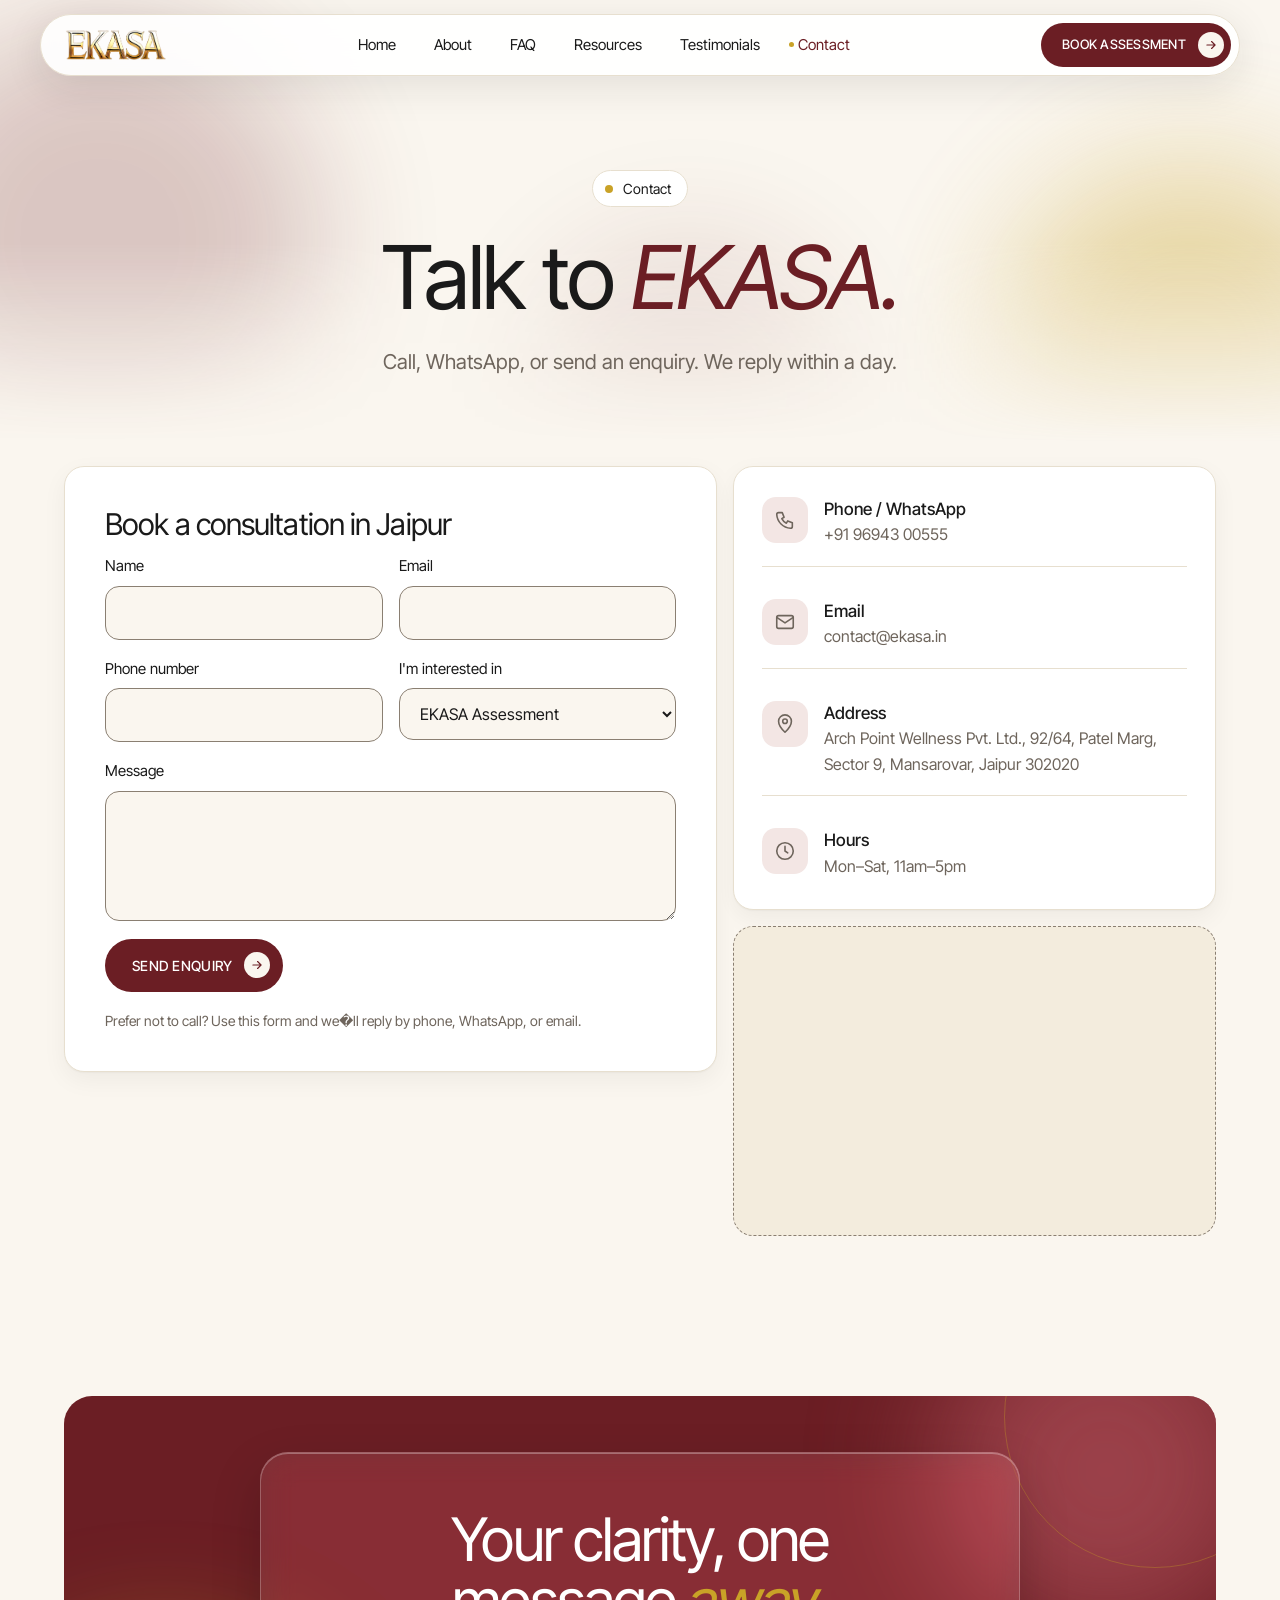
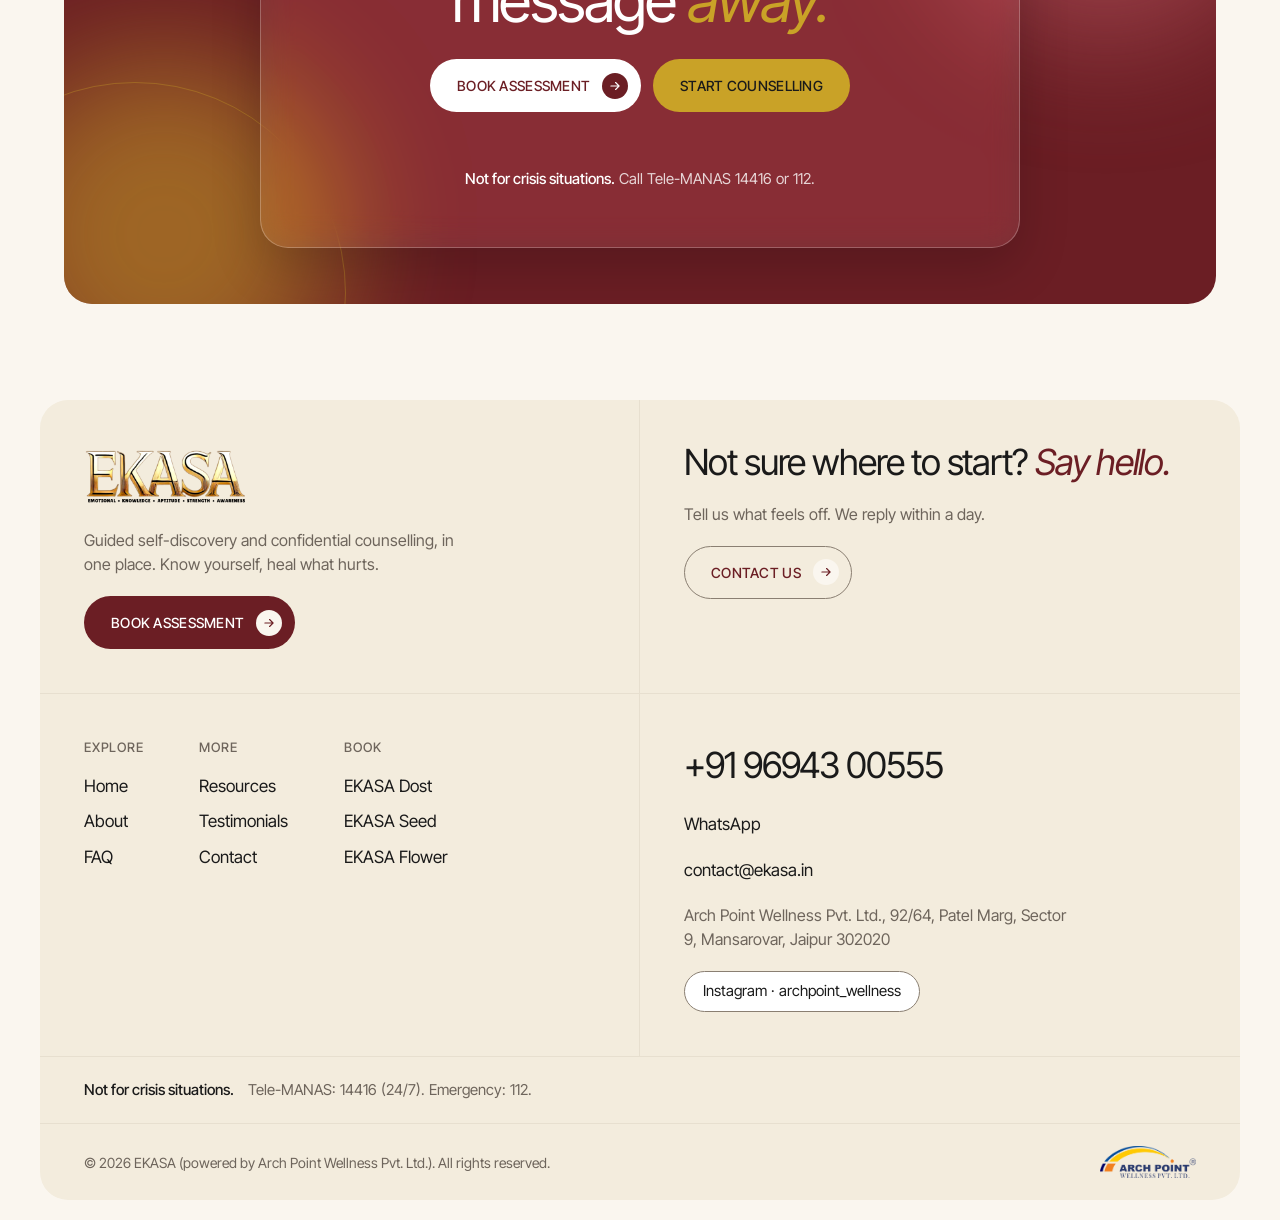
<file: contact.html>
<!DOCTYPE html>
<html lang="en">
<head>
<meta charset="utf-8">
<meta name="viewport" content="width=device-width,initial-scale=1">
<title>Contact EKASA Jaipur | Book a Consultation</title>
<meta name="description" content="Contact EKASA in Jaipur to book a self-discovery assessment or confidential counselling session. Call, WhatsApp, or send an enquiry.">
<meta name="robots" content="index,follow">
<link rel="canonical" href="https://www.ekasa.life/contact.html">
<meta property="og:site_name" content="EKASA">
<meta property="og:type" content="website">
<meta property="og:title" content="Contact EKASA Jaipur | Book a Consultation">
<meta property="og:description" content="Contact EKASA in Jaipur to book a self-discovery assessment or confidential counselling session. Call, WhatsApp, or send an enquiry.">
<meta property="og:url" content="https://www.ekasa.life/contact.html">
<meta property="og:image" content="img/ekasa-wordmark.png">
<meta name="twitter:card" content="summary_large_image">
<meta name="twitter:title" content="Contact EKASA Jaipur | Book a Consultation">
<meta name="twitter:description" content="Contact EKASA in Jaipur to book a self-discovery assessment or confidential counselling session. Call, WhatsApp, or send an enquiry.">
<meta name="twitter:image" content="img/ekasa-wordmark.png">
<meta name="theme-color" content="#FAF6EF">
<link rel="icon" href="img/ekasa-wordmark.png">
<link rel="preload" href="fonts/InterTight-Variable.woff2" as="font" type="font/woff2" crossorigin>
<link rel="stylesheet" href="css/style.css">
</head>
<body>
<a class="skip" href="#main">Skip to content</a>
<header class="nav" id="top"><div class="nav-in">
<a class="logo" href="index.html" aria-label="EKASA home"><img src="img/ekasa-wordmark.png" alt="EKASA" width="103" height="30"></a>
<nav aria-label="Primary"><ul><li><a href="index.html">Home</a></li><li><a href="about.html">About</a></li><li><a href="faq.html">FAQ</a></li><li><a href="resources.html">Resources</a></li><li><a href="testimonials.html">Testimonials</a></li><li><a href="contact.html" aria-current=page>Contact</a></li></ul></nav>
<div class="nav-cta"><a class="btn btn-primary btn-sm" href="https://discover.ekasa.life/fp">Book assessment<i class="ar"><svg viewBox="0 0 24 24" fill="none" stroke="currentColor" stroke-width="2" stroke-linecap="round" stroke-linejoin="round"><path d="M5 12h14M13 6l6 6-6 6"/></svg></i></a><button class="menu-btn" aria-label="Menu" aria-expanded="false"><span></span></button></div>
</div></header>
<main id="main">
<section class="page-head glassy"><div class="blobs" aria-hidden="true"><i class="blob b1" data-speed=".07"></i><i class="blob b2" data-speed="-.05"></i><i class="blob b3" data-speed=".09"></i></div><div class="wrap"><span class="eyebrow fade-up d1">Contact</span><h1 class="fade-up d2">Talk to <em>EKASA.</em></h1><p class="lead fade-up d3">Call, WhatsApp, or send an enquiry. We reply within a day.</p></div></section>
<section style="padding-top:24px"><div class="wrap"><div class="contact-grid">
<div class="card rv left" style="padding:40px"><h3 style="font-size:30px;letter-spacing:-.03em">Book a consultation in Jaipur</h3>
<form id="enquiry">
<div class="frow"><label>Name<input name="name" required autocomplete="name"></label><label>Email<input type="email" name="email" required autocomplete="email"></label></div>
<div class="frow"><label>Phone number<input type="tel" name="phone" autocomplete="tel"></label><label>I'm interested in<select name="interest"><option>EKASA Assessment</option><option>EKASA Dost</option><option>General Enquiry</option></select></label></div>
<label>Message<textarea name="message"></textarea></label>
<button class="btn btn-primary" type="submit" style="align-self:flex-start">Send enquiry<i class="ar"><svg viewBox="0 0 24 24" fill="none" stroke="currentColor" stroke-width="2" stroke-linecap="round" stroke-linejoin="round"><path d="M5 12h14M13 6l6 6-6 6"/></svg></i></button>
<p class="note">Prefer not to call? Use this form and we�ll reply by phone, WhatsApp, or email.</p>
<p class="ok" id="ok" role="status">Online enquiries are not connected yet. Please call +91 96943 00555 or email contact@ekasa.in.</p>
</form></div>
<div class="grid" style="gap:16px">
<div class="card rv" style="padding:12px 28px"><div class="crow"><span class="ico"><svg viewBox="0 0 24 24"><path d="M5 4h4l2 5-2.5 1.5a11 11 0 005 5L15 13l5 2v4a2 2 0 01-2 2A16 16 0 013 6a2 2 0 012-2z"/></svg></span><div><b>Phone / WhatsApp</b><a href="tel:+919694300555">+91 96943 00555</a></div></div><div class="crow"><span class="ico"><svg viewBox="0 0 24 24"><rect x="3" y="5" width="18" height="14" rx="2"/><path d="M3 7l9 6 9-6"/></svg></span><div><b>Email</b><a href="mailto:contact@ekasa.in">contact@ekasa.in</a></div></div><div class="crow"><span class="ico"><svg viewBox="0 0 24 24"><path d="M12 21s7-6.5 7-12a7 7 0 10-14 0c0 5.5 7 12 7 12z"/><circle cx="12" cy="9" r="2.5"/></svg></span><div><b>Address</b><span>Arch Point Wellness Pvt. Ltd., 92/64, Patel Marg, Sector 9, Mansarovar, Jaipur 302020</span></div></div><div class="crow"><span class="ico"><svg viewBox="0 0 24 24"><circle cx="12" cy="12" r="9"/><path d="M12 7v5l3 2"/></svg></span><div><b>Hours</b><span>Mon&ndash;Sat, 11am&ndash;5pm</span></div></div></div>
<div class="map rv"><iframe title="EKASA contact map" loading="lazy" referrerpolicy="no-referrer-when-downgrade" src="https://www.google.com/maps?q=92/64+Patel+Marg+Sector+9+Mansarovar+Jaipur+302020&output=embed" style="width:100%;height:100%;min-height:260px;border:0;border-radius:inherit;"></iframe></div>
</div></div></div></section>
<section class="band-sec"><div class="wrap"><div class="band rv zoom"><div class="blobs" aria-hidden="true"><i class="blob b1" data-speed=".05"></i><i class="blob b2" data-speed="-.04"></i></div><div class="gpanel tilt"><h2>Your clarity, one message <em>away.</em></h2><div class="row"><a class="btn btn-light" href="https://discover.ekasa.life/fp">Book assessment<i class="ar"><svg viewBox="0 0 24 24" fill="none" stroke="currentColor" stroke-width="2" stroke-linecap="round" stroke-linejoin="round"><path d="M5 12h14M13 6l6 6-6 6"/></svg></i></a><a class="btn btn-gold" href="https://discover.ekasa.life/dost">Start counselling</a></div><p class="crisis" style="color:rgba(255,255,255,.8)"><b style="color:#fff">Not for crisis situations.</b> Call Tele-MANAS 14416 or 112.</p></div></div></div></section>
</main>
<footer><div class="foot">
<div class="fgrid">
<div class="fcell"><img class="flogo" src="img/ekasa-logo.png" alt="EKASA"><p>Guided self-discovery and confidential counselling, in one place. Know yourself, heal what hurts.</p><a class="btn btn-primary" href="https://discover.ekasa.life/fp">Book assessment<i class="ar"><svg viewBox="0 0 24 24" fill="none" stroke="currentColor" stroke-width="2" stroke-linecap="round" stroke-linejoin="round"><path d="M5 12h14M13 6l6 6-6 6"/></svg></i></a></div>
<div class="fcell"><h4>Not sure where to start? <em>Say hello.</em></h4><p>Tell us what feels off. We reply within a day.</p><a class="btn btn-ghost" href="contact.html">Contact us<i class="ar"><svg viewBox="0 0 24 24" fill="none" stroke="currentColor" stroke-width="2" stroke-linecap="round" stroke-linejoin="round"><path d="M5 12h14M13 6l6 6-6 6"/></svg></i></a></div>
<div class="fcell"><div class="flinks"><ul><li><b>Explore</b></li><li><a href="index.html">Home</a></li><li><a href="about.html">About</a></li><li><a href="faq.html">FAQ</a></li></ul><ul><li><b>More</b></li><li><a href="resources.html">Resources</a></li><li><a href="testimonials.html">Testimonials</a></li><li><a href="contact.html">Contact</a></li></ul><ul><li><b>Book</b></li><li><a href="https://discover.ekasa.life/dost">EKASA Dost</a></li><li><a href="https://discover.ekasa.life/fp">EKASA Seed</a></li><li><a href="https://discover.ekasa.life/fp">EKASA Flower</a></li></ul></div></div>
<div class="fcell"><a class="ph" href="tel:+919694300555">+91 96943 00555</a><a href="https://wa.me/919694300555">WhatsApp</a><a href="mailto:contact@ekasa.in">contact@ekasa.in</a><p>Arch Point Wellness Pvt. Ltd., 92/64, Patel Marg, Sector 9, Mansarovar, Jaipur 302020</p><a class="chip" href="https://instagram.com/archpoint_wellness">Instagram &middot; archpoint_wellness</a></div>
<div class="fcell emerg"><b>Not for crisis situations.</b> Tele-MANAS: 14416 (24/7). Emergency: 112.</div>
</div>
<div class="fbar"><span>&copy; 2026 EKASA (powered by Arch Point Wellness Pvt. Ltd.). All rights reserved.</span><span class="ap"><img src="img/arch-point-wellness-logo.png" alt="Arch Point Wellness"></span></div>
</div></footer>
<script src="js/main.js"></script>
</body>
</html>
</file>
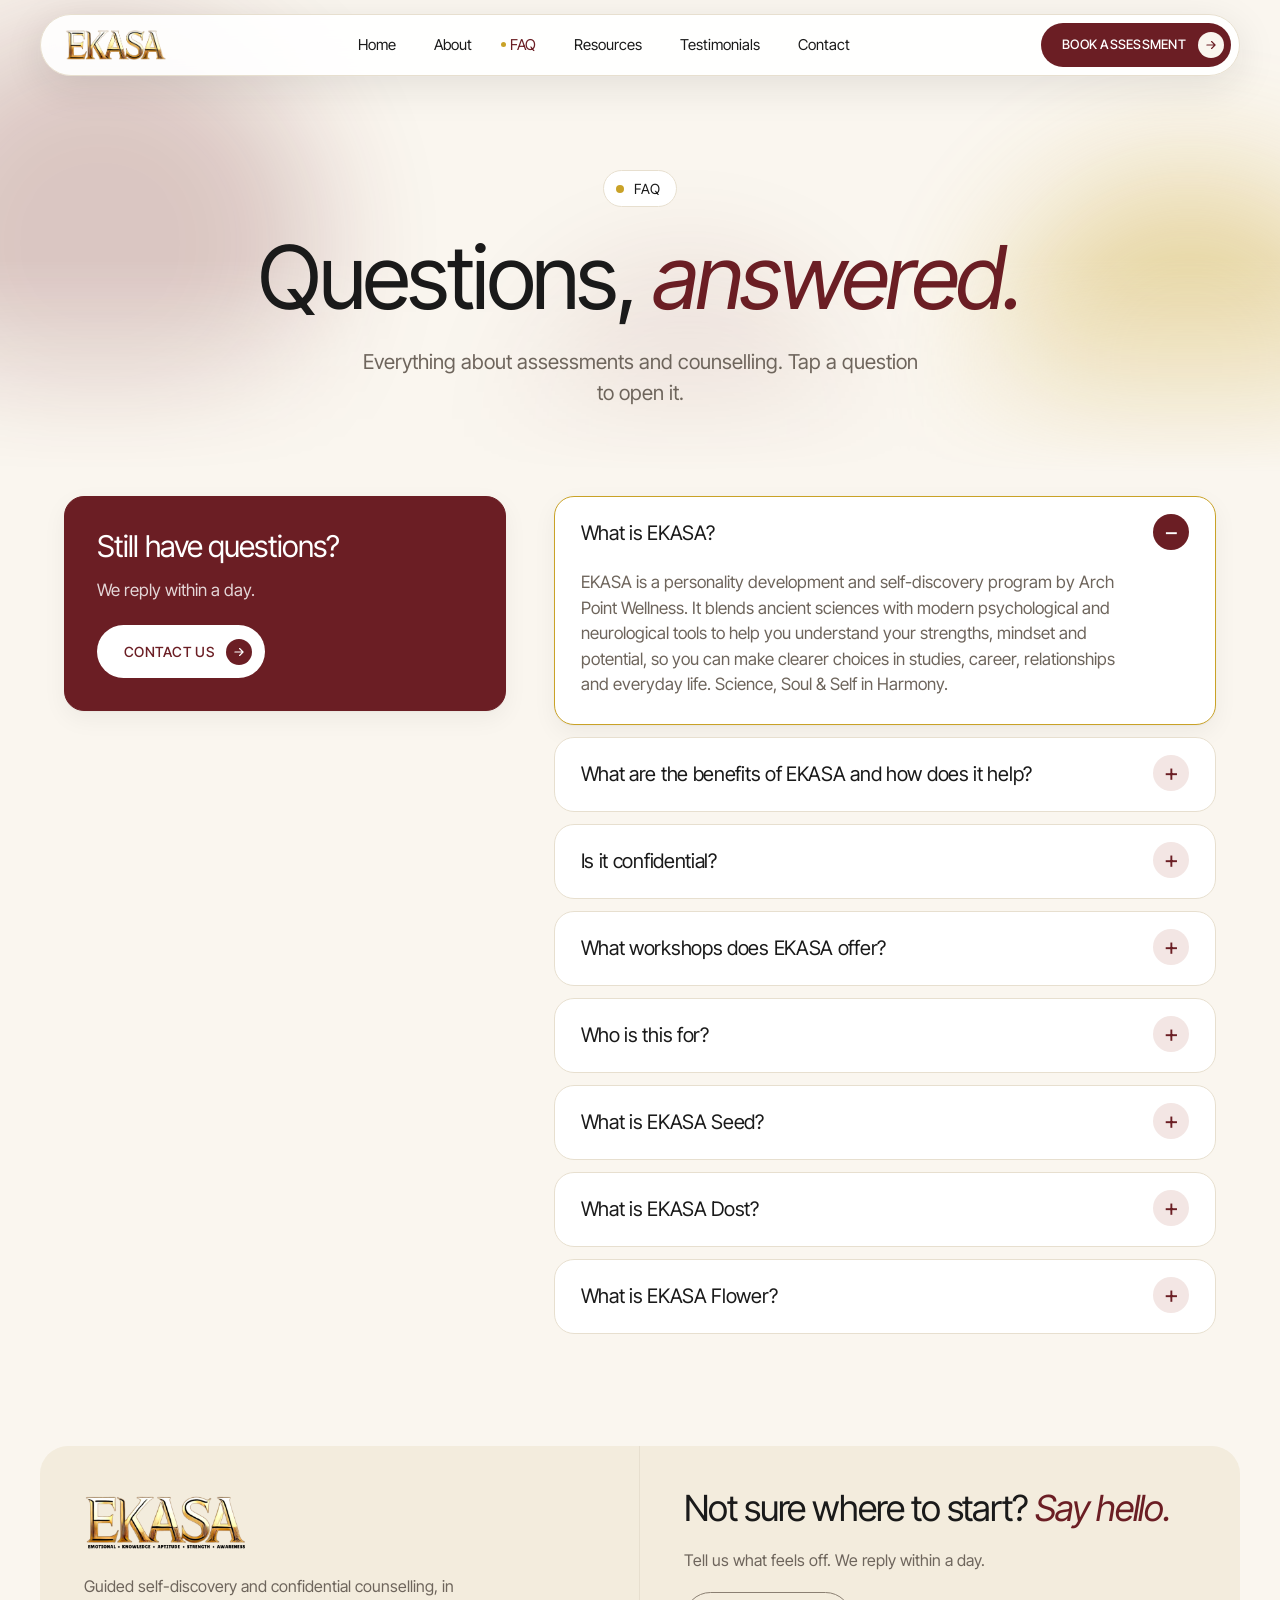
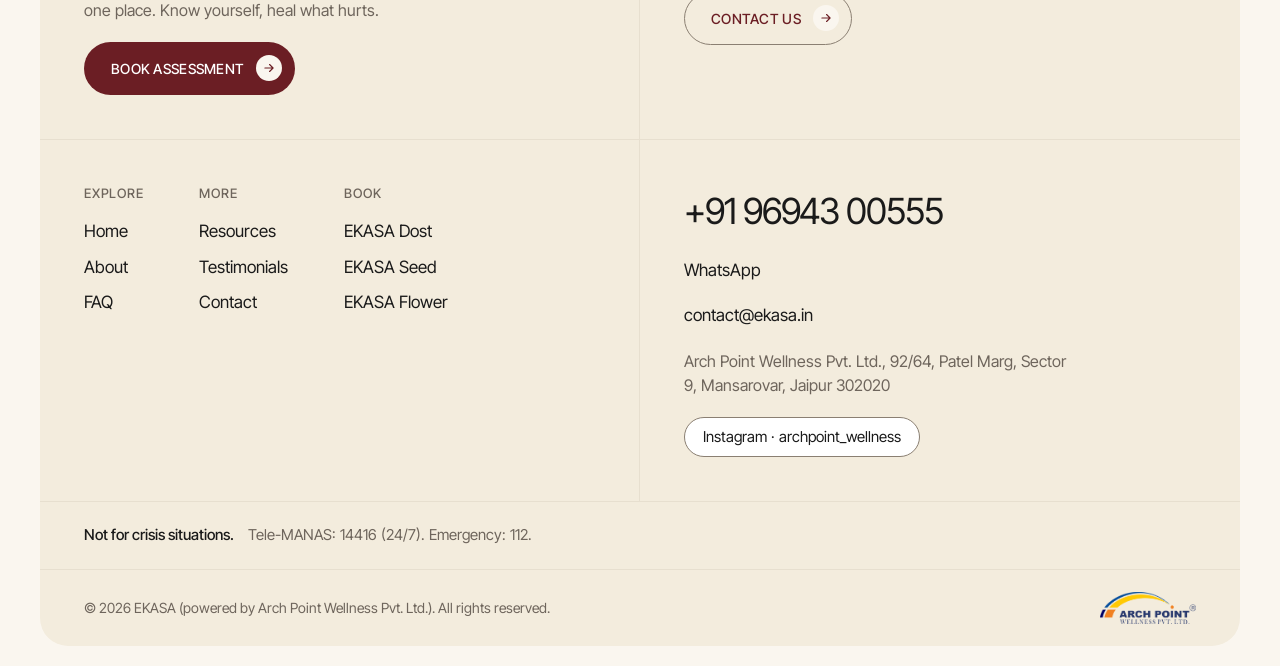
<file: faq.html>
<!DOCTYPE html>
<html lang="en">
<head>
<meta charset="utf-8">
<meta name="viewport" content="width=device-width,initial-scale=1">
<title>EKASA FAQ | Seed, Flower & Dost</title>
<meta name="description" content="Get answers about EKASA Seed, Flower, and Dost, including what to expect, confidentiality, pricing, and how the process works.">
<meta name="robots" content="index,follow">
<link rel="canonical" href="https://www.ekasa.life/faq.html">
<meta property="og:site_name" content="EKASA">
<meta property="og:type" content="website">
<meta property="og:title" content="EKASA FAQ | Seed, Flower & Dost">
<meta property="og:description" content="Get answers about EKASA Seed, Flower, and Dost, including what to expect, confidentiality, pricing, and how the process works.">
<meta property="og:url" content="https://www.ekasa.life/faq.html">
<meta property="og:image" content="img/ekasa-wordmark.png">
<meta name="twitter:card" content="summary_large_image">
<meta name="twitter:title" content="EKASA FAQ | Seed, Flower & Dost">
<meta name="twitter:description" content="Get answers about EKASA Seed, Flower, and Dost, including what to expect, confidentiality, pricing, and how the process works.">
<meta name="twitter:image" content="img/ekasa-wordmark.png">
<meta name="theme-color" content="#FAF6EF">
<link rel="icon" href="img/ekasa-wordmark.png">
<link rel="preload" href="fonts/InterTight-Variable.woff2" as="font" type="font/woff2" crossorigin>
<link rel="stylesheet" href="css/style.css">
</head>
<body>
<a class="skip" href="#main">Skip to content</a>
<header class="nav" id="top"><div class="nav-in">
<a class="logo" href="index.html" aria-label="EKASA home"><img src="img/ekasa-wordmark.png" alt="EKASA" width="103" height="30"></a>
<nav aria-label="Primary"><ul><li><a href="index.html">Home</a></li><li><a href="about.html">About</a></li><li><a href="faq.html" aria-current=page>FAQ</a></li><li><a href="resources.html">Resources</a></li><li><a href="testimonials.html">Testimonials</a></li><li><a href="contact.html">Contact</a></li></ul></nav>
<div class="nav-cta"><a class="btn btn-primary btn-sm" href="https://discover.ekasa.life/fp">Book assessment<i class="ar"><svg viewBox="0 0 24 24" fill="none" stroke="currentColor" stroke-width="2" stroke-linecap="round" stroke-linejoin="round"><path d="M5 12h14M13 6l6 6-6 6"/></svg></i></a><button class="menu-btn" aria-label="Menu" aria-expanded="false"><span></span></button></div>
</div></header>
<main id="main">
<section class="page-head glassy"><div class="blobs" aria-hidden="true"><i class="blob b1" data-speed=".07"></i><i class="blob b2" data-speed="-.05"></i><i class="blob b3" data-speed=".09"></i></div><div class="wrap"><span class="eyebrow fade-up d1">FAQ</span><h1 class="fade-up d2">Questions, <em>answered.</em></h1><p class="lead fade-up d3">Everything about assessments and counselling. Tap a question to open it.</p></div></section>
<section style="padding-top:24px"><div class="wrap"><div class="faq-wrap">
<div class="faq-side rv left"><div class="card accent"><h3 style="font-size:30px;letter-spacing:-.03em">Still have questions?</h3><p>We reply within a day.</p><div style="margin-top:8px"><a class="btn btn-light" href="contact.html">Contact us<i class="ar"><svg viewBox="0 0 24 24" fill="none" stroke="currentColor" stroke-width="2" stroke-linecap="round" stroke-linejoin="round"><path d="M5 12h14M13 6l6 6-6 6"/></svg></i></a></div></div></div>
<div class="faq-list stag"><details class="faq-item" open><summary>What is EKASA?</summary><div><p>EKASA is a personality development and self-discovery program by Arch Point Wellness. It blends ancient sciences with modern psychological and neurological tools to help you understand your strengths, mindset and potential, so you can make clearer choices in studies, career, relationships and everyday life. Science, Soul & Self in Harmony.</p></div></details><details class="faq-item"><summary>What are the benefits of EKASA and how does it help?</summary><div><p>EKASA gives you a clear picture of who you are and how you naturally think, learn and respond. With that clarity you can understand your strengths, choose direction with confidence, improve focus and emotional balance, communicate more easily, support children in the way that suits them best, and get a practical personalised report and guidance.</p></div></details><details class="faq-item"><summary>Is it confidential?</summary><div><p>Yes. Your sessions, assessment results and reports are kept private and are shared only with you (or with a parent or guardian in the case of a child). We never share personal details or results with any third party without your consent.</p></div></details><details class="faq-item"><summary>What workshops does EKASA offer?</summary><div><p>EKASA workshops are interactive, practical sessions for individuals, families, schools and groups. They include personality, parenting and mindfulness workshops. To enquire, contact contact@ekasa.in or +91 96943 00555.</p></div></details><details class="faq-item"><summary>Who is this for?</summary><div><p>Anyone aged 5 and above. EKASA is designed for school students, college students, working professionals and parents. Programs are adapted to the age and needs of each person.</p></div></details><details class="faq-item"><summary>What is EKASA Seed?</summary><div><p>EKASA Seed is the starting point of the EKASA journey. It is a guided assessment of about one hour that gives you a clear first picture of your personality, strengths and natural tendencies. You receive your report within 2 to 3 working days. Pricing: price on enquiry.</p><!-- VERIFY: confirm Seed details, duration and inclusions --></div></details><details class="faq-item"><summary>What is EKASA Dost?</summary><div><p>EKASA Dost is our counselling service, a supportive space to talk, be heard and find clarity. Sessions are available online and in person, and everything you share is confidential. Pricing: price on enquiry.</p><!-- VERIFY: confirm the list of topics Dost covers --></div></details><details class="faq-item"><summary>What is EKASA Flower?</summary><div><p>EKASA Flower is the deeper stage of the journey. It builds on the Seed foundation with a fuller, more detailed assessment, a comprehensive personalised report, and one-to-one guidance. Pricing: price on enquiry.</p><!-- VERIFY: confirm Flower details, duration and inclusions --></div></details></div></div></div></section>
<script type="application/ld+json">{"@context": "https://schema.org", "@type": "FAQPage", "mainEntity": [{"@type": "Question", "name": "What is EKASA?", "acceptedAnswer": {"@type": "Answer", "text": "EKASA is a personality development and self-discovery program by Arch Point Wellness. It blends ancient sciences with modern psychological and neurological tools to help you understand your strengths, mindset and potential, so you can make clearer choices in studies, career, relationships and everyday life. Science, Soul & Self in Harmony."}}, {"@type": "Question", "name": "What are the benefits of EKASA and how does it help?", "acceptedAnswer": {"@type": "Answer", "text": "EKASA gives you a clear picture of who you are and how you naturally think, learn and respond. With that clarity you can understand your strengths, choose direction with confidence, improve focus and emotional balance, communicate more easily, support children in the way that suits them best, and get a practical personalised report and guidance."}}, {"@type": "Question", "name": "Is it confidential?", "acceptedAnswer": {"@type": "Answer", "text": "Yes. Your sessions, assessment results and reports are kept private and are shared only with you (or with a parent or guardian in the case of a child). We never share personal details or results with any third party without your consent."}}, {"@type": "Question", "name": "What workshops does EKASA offer?", "acceptedAnswer": {"@type": "Answer", "text": "EKASA workshops are interactive, practical sessions for individuals, families, schools and groups. They include personality, parenting and mindfulness workshops. To enquire, contact contact@ekasa.in or +91 96943 00555."}}, {"@type": "Question", "name": "Who is this for?", "acceptedAnswer": {"@type": "Answer", "text": "Anyone aged 5 and above. EKASA is designed for school students, college students, working professionals and parents. Programs are adapted to the age and needs of each person."}}, {"@type": "Question", "name": "What is EKASA Seed?", "acceptedAnswer": {"@type": "Answer", "text": "EKASA Seed is the starting point of the EKASA journey. It is a guided assessment of about one hour that gives you a clear first picture of your personality, strengths and natural tendencies. You receive your report within 2 to 3 working days. Pricing: price on enquiry."}}, {"@type": "Question", "name": "What is EKASA Dost?", "acceptedAnswer": {"@type": "Answer", "text": "EKASA Dost is our counselling service, a supportive space to talk, be heard and find clarity. Sessions are available online and in person, and everything you share is confidential. Pricing: price on enquiry."}}, {"@type": "Question", "name": "What is EKASA Flower?", "acceptedAnswer": {"@type": "Answer", "text": "EKASA Flower is the deeper stage of the journey. It builds on the Seed foundation with a fuller, more detailed assessment, a comprehensive personalised report, and one-to-one guidance. Pricing: price on enquiry."}}]}</script>

</main>
<footer><div class="foot">
<div class="fgrid">
<div class="fcell"><img class="flogo" src="img/ekasa-logo.png" alt="EKASA"><p>Guided self-discovery and confidential counselling, in one place. Know yourself, heal what hurts.</p><a class="btn btn-primary" href="https://discover.ekasa.life/fp">Book assessment<i class="ar"><svg viewBox="0 0 24 24" fill="none" stroke="currentColor" stroke-width="2" stroke-linecap="round" stroke-linejoin="round"><path d="M5 12h14M13 6l6 6-6 6"/></svg></i></a></div>
<div class="fcell"><h4>Not sure where to start? <em>Say hello.</em></h4><p>Tell us what feels off. We reply within a day.</p><a class="btn btn-ghost" href="contact.html">Contact us<i class="ar"><svg viewBox="0 0 24 24" fill="none" stroke="currentColor" stroke-width="2" stroke-linecap="round" stroke-linejoin="round"><path d="M5 12h14M13 6l6 6-6 6"/></svg></i></a></div>
<div class="fcell"><div class="flinks"><ul><li><b>Explore</b></li><li><a href="index.html">Home</a></li><li><a href="about.html">About</a></li><li><a href="faq.html">FAQ</a></li></ul><ul><li><b>More</b></li><li><a href="resources.html">Resources</a></li><li><a href="testimonials.html">Testimonials</a></li><li><a href="contact.html">Contact</a></li></ul><ul><li><b>Book</b></li><li><a href="https://discover.ekasa.life/dost">EKASA Dost</a></li><li><a href="https://discover.ekasa.life/fp">EKASA Seed</a></li><li><a href="https://discover.ekasa.life/fp">EKASA Flower</a></li></ul></div></div>
<div class="fcell"><a class="ph" href="tel:+919694300555">+91 96943 00555</a><a href="https://wa.me/919694300555">WhatsApp</a><a href="mailto:contact@ekasa.in">contact@ekasa.in</a><p>Arch Point Wellness Pvt. Ltd., 92/64, Patel Marg, Sector 9, Mansarovar, Jaipur 302020</p><a class="chip" href="https://instagram.com/archpoint_wellness">Instagram &middot; archpoint_wellness</a></div>
<div class="fcell emerg"><b>Not for crisis situations.</b> Tele-MANAS: 14416 (24/7). Emergency: 112.</div>
</div>
<div class="fbar"><span>&copy; 2026 EKASA (powered by Arch Point Wellness Pvt. Ltd.). All rights reserved.</span><span class="ap"><img src="img/arch-point-wellness-logo.png" alt="Arch Point Wellness"></span></div>
</div></footer>
<script src="js/main.js"></script>
</body>
</html>
</file>
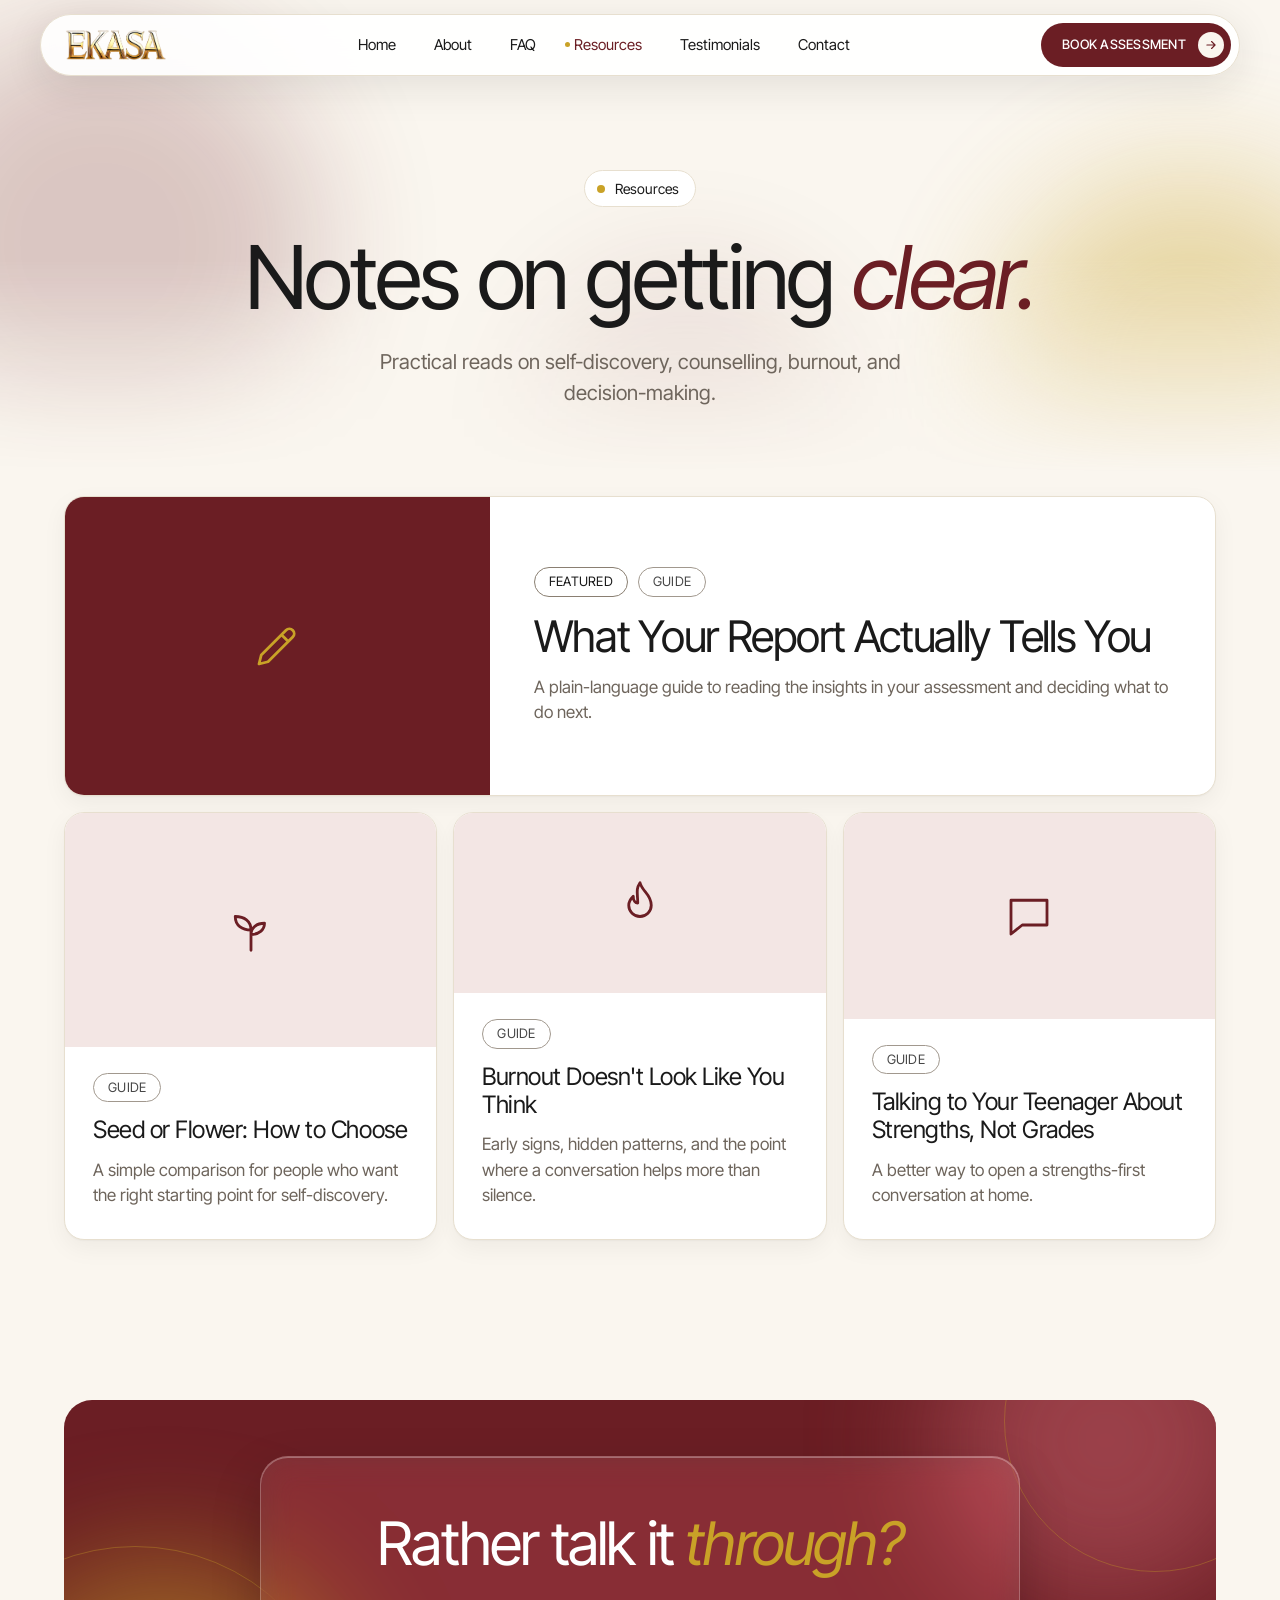
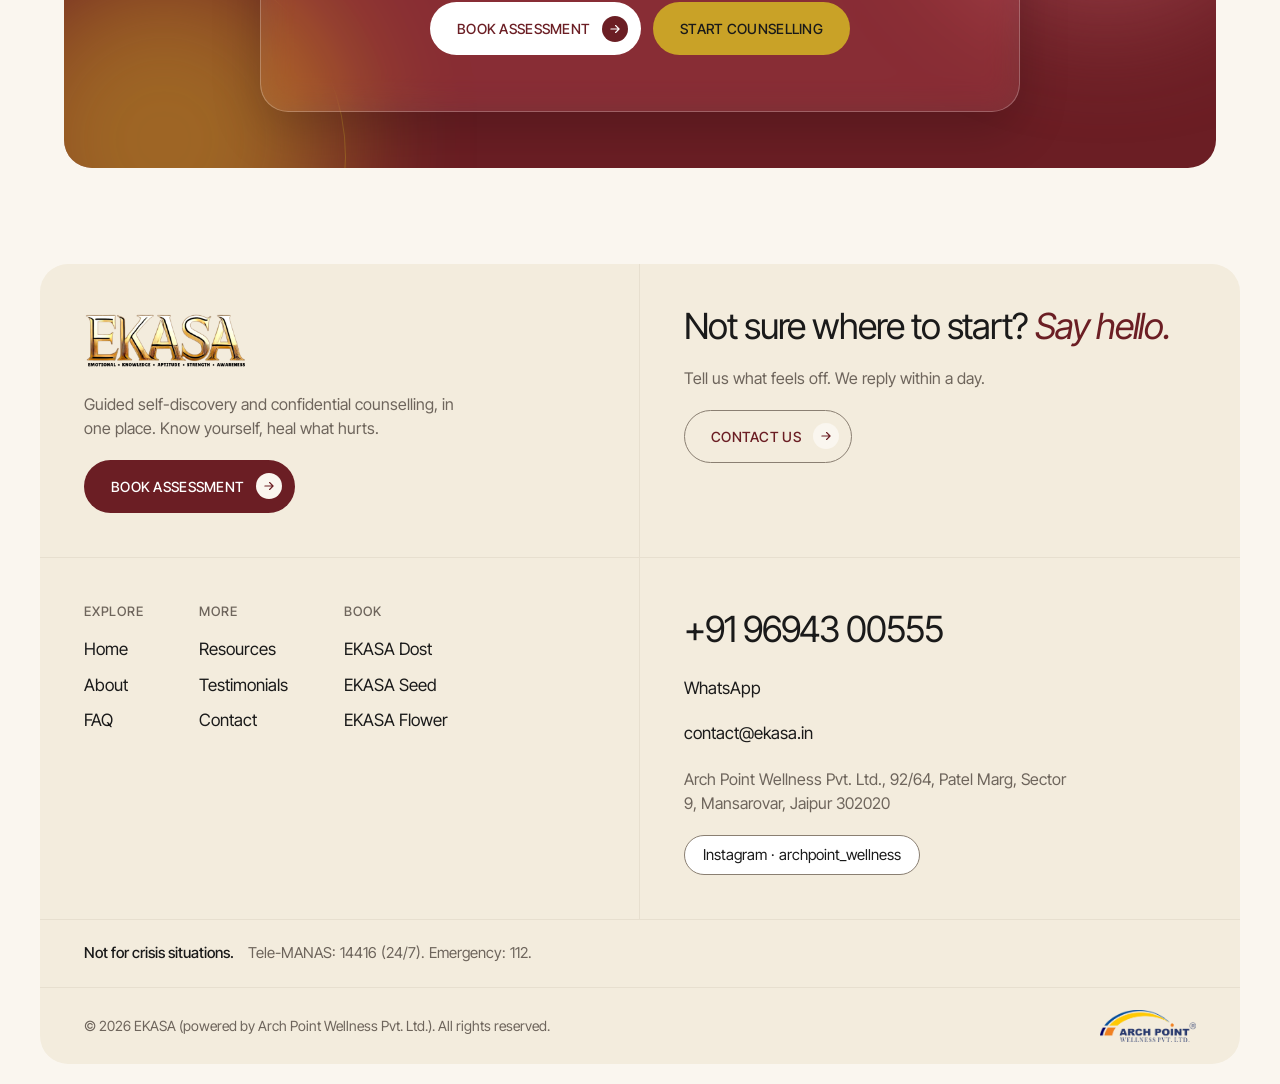
<file: resources.html>
<!DOCTYPE html>
<html lang="en">
<head>
<meta charset="utf-8">
<meta name="viewport" content="width=device-width,initial-scale=1">
<title>EKASA Resources | Self-Discovery & Counselling Guides</title>
<meta name="description" content="Practical guides on assessment, counselling, burnout, and self-awareness from EKASA Jaipur.">
<meta name="robots" content="index,follow">
<link rel="canonical" href="https://www.ekasa.life/resources.html">
<meta property="og:site_name" content="EKASA">
<meta property="og:type" content="website">
<meta property="og:title" content="EKASA Resources | Self-Discovery & Counselling Guides">
<meta property="og:description" content="Practical guides on assessment, counselling, burnout, and self-awareness from EKASA Jaipur.">
<meta property="og:url" content="https://www.ekasa.life/resources.html">
<meta property="og:image" content="img/ekasa-wordmark.png">
<meta name="twitter:card" content="summary_large_image">
<meta name="twitter:title" content="EKASA Resources | Self-Discovery & Counselling Guides">
<meta name="twitter:description" content="Practical guides on assessment, counselling, burnout, and self-awareness from EKASA Jaipur.">
<meta name="twitter:image" content="img/ekasa-wordmark.png">
<meta name="theme-color" content="#FAF6EF">
<link rel="icon" href="img/ekasa-wordmark.png">
<link rel="preload" href="fonts/InterTight-Variable.woff2" as="font" type="font/woff2" crossorigin>
<link rel="stylesheet" href="css/style.css">
</head>
<body>
<a class="skip" href="#main">Skip to content</a>
<header class="nav" id="top"><div class="nav-in">
<a class="logo" href="index.html" aria-label="EKASA home"><img src="img/ekasa-wordmark.png" alt="EKASA" width="103" height="30"></a>
<nav aria-label="Primary"><ul><li><a href="index.html">Home</a></li><li><a href="about.html">About</a></li><li><a href="faq.html">FAQ</a></li><li><a href="resources.html" aria-current=page>Resources</a></li><li><a href="testimonials.html">Testimonials</a></li><li><a href="contact.html">Contact</a></li></ul></nav>
<div class="nav-cta"><a class="btn btn-primary btn-sm" href="https://discover.ekasa.life/fp">Book assessment<i class="ar"><svg viewBox="0 0 24 24" fill="none" stroke="currentColor" stroke-width="2" stroke-linecap="round" stroke-linejoin="round"><path d="M5 12h14M13 6l6 6-6 6"/></svg></i></a><button class="menu-btn" aria-label="Menu" aria-expanded="false"><span></span></button></div>
</div></header>
<main id="main">
<section class="page-head glassy"><div class="blobs" aria-hidden="true"><i class="blob b1" data-speed=".07"></i><i class="blob b2" data-speed="-.05"></i><i class="blob b3" data-speed=".09"></i></div><div class="wrap"><span class="eyebrow fade-up d1">Resources</span><h1 class="fade-up d2">Notes on getting <em>clear.</em></h1><p class="lead fade-up d3">Practical reads on self-discovery, counselling, burnout, and decision-making.</p></div></section>
<section style="padding-top:24px"><div class="wrap"><div class="grid g3 stag">
<article class="card post feature"><div class="top"><svg viewBox="0 0 24 24"><path d="M4 20l4-1L19 8a2.1 2.1 0 00-3-3L5 16l-1 4zM14 7l3 3"/></svg></div><div class="txt"><div class="meta"><span class=tag>Featured</span><span class="tag" style="opacity:.8">Guide</span></div><h3>What Your Report Actually Tells You</h3><p>A plain-language guide to reading the insights in your assessment and deciding what to do next.</p></div></article>
<article class="card post "><div class="top"><svg viewBox="0 0 24 24"><path d="M12 21v-9M12 12c0-4-3-6-7-6 0 4 3 6 7 6zM12 14c0-3 2.5-5 6-5 0 3-2.5 5-6 5z"/></svg></div><div class="txt"><div class="meta"><span class="tag" style="opacity:.8">Guide</span></div><h3>Seed or Flower: How to Choose</h3><p>A simple comparison for people who want the right starting point for self-discovery.</p></div></article>
<article class="card post "><div class="top"><svg viewBox="0 0 24 24"><path d="M12 3c1 4 5 5 5 10a5 5 0 01-10 0c0-2 1-3 2-4 0 2 1 3 2 3 0-4-1-6 1-9z"/></svg></div><div class="txt"><div class="meta"><span class="tag" style="opacity:.8">Guide</span></div><h3>Burnout Doesn't Look Like You Think</h3><p>Early signs, hidden patterns, and the point where a conversation helps more than silence.</p></div></article>
<article class="card post "><div class="top"><svg viewBox="0 0 24 24"><path d="M4 5h16v11H9l-5 4V5z"/></svg></div><div class="txt"><div class="meta"><span class="tag" style="opacity:.8">Guide</span></div><h3>Talking to Your Teenager About Strengths, Not Grades</h3><p>A better way to open a strengths-first conversation at home.</p></div></article>
</div></div></section>
<section class="band-sec"><div class="wrap"><div class="band rv zoom"><div class="blobs" aria-hidden="true"><i class="blob b1" data-speed=".05"></i><i class="blob b2" data-speed="-.04"></i></div><div class="gpanel tilt"><h2>Rather talk it <em>through?</em></h2><div class="row"><a class="btn btn-light" href="https://discover.ekasa.life/fp">Book assessment<i class="ar"><svg viewBox="0 0 24 24" fill="none" stroke="currentColor" stroke-width="2" stroke-linecap="round" stroke-linejoin="round"><path d="M5 12h14M13 6l6 6-6 6"/></svg></i></a><a class="btn btn-gold" href="https://discover.ekasa.life/dost">Start counselling</a></div></div></div></div></section>
</main>
<footer><div class="foot">
<div class="fgrid">
<div class="fcell"><img class="flogo" src="img/ekasa-logo.png" alt="EKASA"><p>Guided self-discovery and confidential counselling, in one place. Know yourself, heal what hurts.</p><a class="btn btn-primary" href="https://discover.ekasa.life/fp">Book assessment<i class="ar"><svg viewBox="0 0 24 24" fill="none" stroke="currentColor" stroke-width="2" stroke-linecap="round" stroke-linejoin="round"><path d="M5 12h14M13 6l6 6-6 6"/></svg></i></a></div>
<div class="fcell"><h4>Not sure where to start? <em>Say hello.</em></h4><p>Tell us what feels off. We reply within a day.</p><a class="btn btn-ghost" href="contact.html">Contact us<i class="ar"><svg viewBox="0 0 24 24" fill="none" stroke="currentColor" stroke-width="2" stroke-linecap="round" stroke-linejoin="round"><path d="M5 12h14M13 6l6 6-6 6"/></svg></i></a></div>
<div class="fcell"><div class="flinks"><ul><li><b>Explore</b></li><li><a href="index.html">Home</a></li><li><a href="about.html">About</a></li><li><a href="faq.html">FAQ</a></li></ul><ul><li><b>More</b></li><li><a href="resources.html">Resources</a></li><li><a href="testimonials.html">Testimonials</a></li><li><a href="contact.html">Contact</a></li></ul><ul><li><b>Book</b></li><li><a href="https://discover.ekasa.life/dost">EKASA Dost</a></li><li><a href="https://discover.ekasa.life/fp">EKASA Seed</a></li><li><a href="https://discover.ekasa.life/fp">EKASA Flower</a></li></ul></div></div>
<div class="fcell"><a class="ph" href="tel:+919694300555">+91 96943 00555</a><a href="https://wa.me/919694300555">WhatsApp</a><a href="mailto:contact@ekasa.in">contact@ekasa.in</a><p>Arch Point Wellness Pvt. Ltd., 92/64, Patel Marg, Sector 9, Mansarovar, Jaipur 302020</p><a class="chip" href="https://instagram.com/archpoint_wellness">Instagram &middot; archpoint_wellness</a></div>
<div class="fcell emerg"><b>Not for crisis situations.</b> Tele-MANAS: 14416 (24/7). Emergency: 112.</div>
</div>
<div class="fbar"><span>&copy; 2026 EKASA (powered by Arch Point Wellness Pvt. Ltd.). All rights reserved.</span><span class="ap"><img src="img/arch-point-wellness-logo.png" alt="Arch Point Wellness"></span></div>
</div></footer>
<script src="js/main.js"></script>
</body>
</html>
</file>
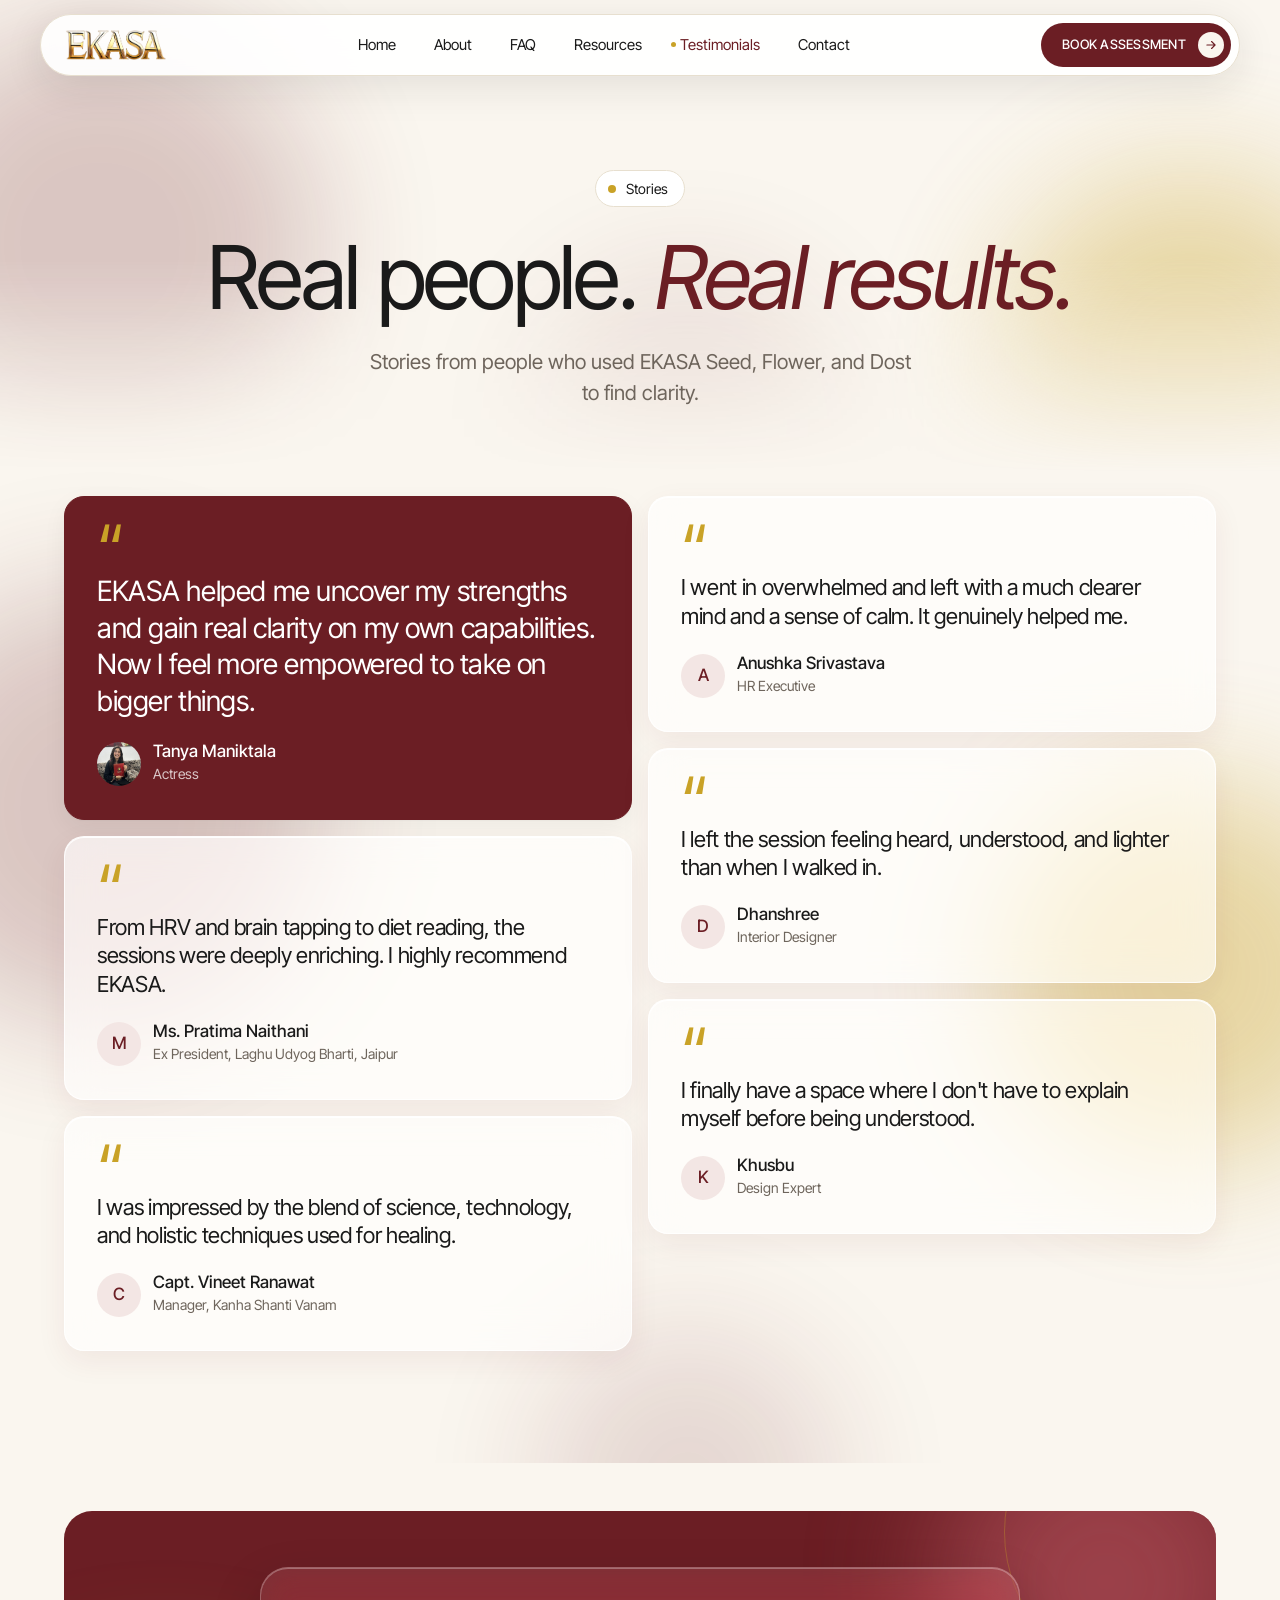
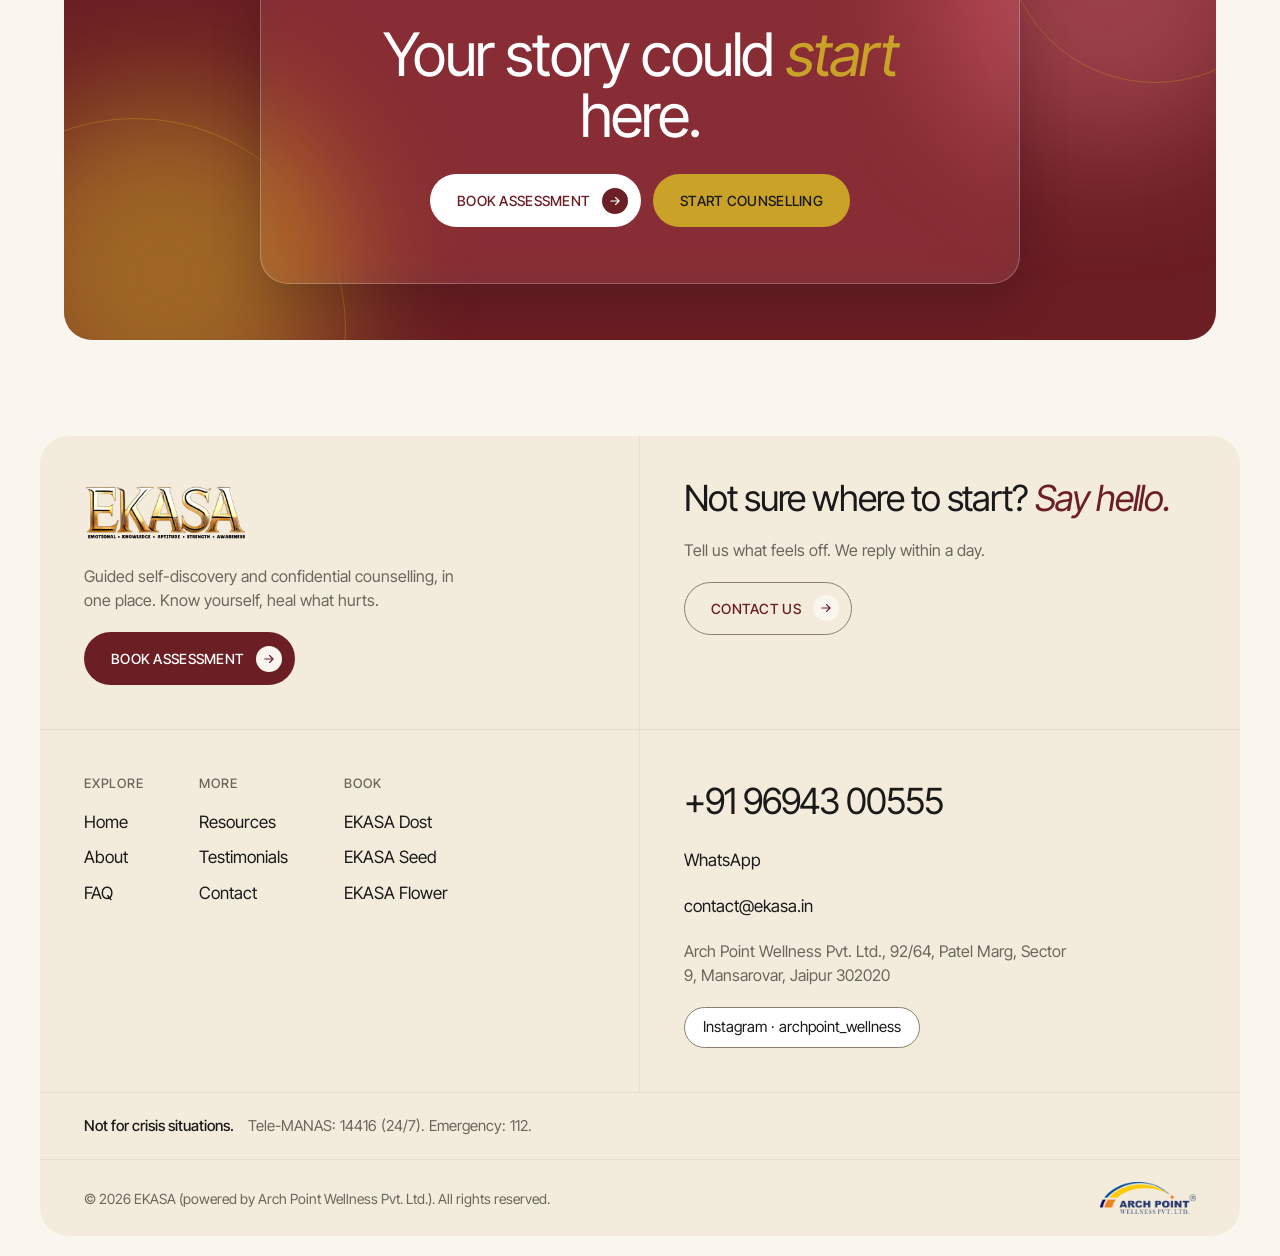
<file: testimonials.html>
<!DOCTYPE html>
<html lang="en">
<head>
<meta charset="utf-8">
<meta name="viewport" content="width=device-width,initial-scale=1">
<title>EKASA Testimonials | Stories from Self-Discovery & Counselling</title>
<meta name="description" content="Read stories from people who used EKASA Seed, Flower, and Dost for clearer decisions and confidential support.">
<meta name="robots" content="index,follow">
<link rel="canonical" href="https://www.ekasa.life/testimonials.html">
<meta property="og:site_name" content="EKASA">
<meta property="og:type" content="website">
<meta property="og:title" content="EKASA Testimonials | Stories from Self-Discovery & Counselling">
<meta property="og:description" content="Read stories from people who used EKASA Seed, Flower, and Dost for clearer decisions and confidential support.">
<meta property="og:url" content="https://www.ekasa.life/testimonials.html">
<meta property="og:image" content="img/ekasa-wordmark.png">
<meta name="twitter:card" content="summary_large_image">
<meta name="twitter:title" content="EKASA Testimonials | Stories from Self-Discovery & Counselling">
<meta name="twitter:description" content="Read stories from people who used EKASA Seed, Flower, and Dost for clearer decisions and confidential support.">
<meta name="twitter:image" content="img/ekasa-wordmark.png">
<meta name="theme-color" content="#FAF6EF">
<link rel="icon" href="img/ekasa-wordmark.png">
<link rel="preload" href="fonts/InterTight-Variable.woff2" as="font" type="font/woff2" crossorigin>
<link rel="stylesheet" href="css/style.css">
</head>
<body>
<a class="skip" href="#main">Skip to content</a>
<header class="nav" id="top"><div class="nav-in">
<a class="logo" href="index.html" aria-label="EKASA home"><img src="img/ekasa-wordmark.png" alt="EKASA" width="103" height="30"></a>
<nav aria-label="Primary"><ul><li><a href="index.html">Home</a></li><li><a href="about.html">About</a></li><li><a href="faq.html">FAQ</a></li><li><a href="resources.html">Resources</a></li><li><a href="testimonials.html" aria-current=page>Testimonials</a></li><li><a href="contact.html">Contact</a></li></ul></nav>
<div class="nav-cta"><a class="btn btn-primary btn-sm" href="https://discover.ekasa.life/fp">Book assessment<i class="ar"><svg viewBox="0 0 24 24" fill="none" stroke="currentColor" stroke-width="2" stroke-linecap="round" stroke-linejoin="round"><path d="M5 12h14M13 6l6 6-6 6"/></svg></i></a><button class="menu-btn" aria-label="Menu" aria-expanded="false"><span></span></button></div>
</div></header>
<main id="main">
<section class="page-head glassy"><div class="blobs" aria-hidden="true"><i class="blob b1" data-speed=".07"></i><i class="blob b2" data-speed="-.05"></i><i class="blob b3" data-speed=".09"></i></div><div class="wrap"><span class="eyebrow fade-up d1">Stories</span><h1 class="fade-up d2">Real people. <em>Real results.</em></h1><p class="lead fade-up d3">Stories from people who used EKASA Seed, Flower, and Dost to find clarity.</p></div></section>
<section class="glassy" style="padding-top:24px"><div class="blobs" aria-hidden="true"><i class="blob b1" data-speed=".07"></i><i class="blob b2" data-speed="-.05"></i><i class="blob b3" data-speed=".09"></i></div><div class="wrap"><div class="masonry stag">
<div class="card accent"><span class="qm">&ldquo;</span><q>EKASA helped me uncover my strengths and gain real clarity on my own capabilities. Now I feel more empowered to take on bigger things.</q><div class="by"><span class="av"><img src="img/tanya.jpg" alt=""></span><span><b>Tanya Maniktala</b><small>Actress</small></span></div></div>
<div class="card "><span class="qm">&ldquo;</span><q>From HRV and brain tapping to diet reading, the sessions were deeply enriching. I highly recommend EKASA.</q><div class="by"><span class="av">M</span><span><b>Ms. Pratima Naithani</b><small>Ex President, Laghu Udyog Bharti, Jaipur</small></span></div></div>
<div class="card "><span class="qm">&ldquo;</span><q>I was impressed by the blend of science, technology, and holistic techniques used for healing.</q><div class="by"><span class="av">C</span><span><b>Capt. Vineet Ranawat</b><small>Manager, Kanha Shanti Vanam</small></span></div></div>
<div class="card "><span class="qm">&ldquo;</span><q>I went in overwhelmed and left with a much clearer mind and a sense of calm. It genuinely helped me.</q><div class="by"><span class="av">A</span><span><b>Anushka Srivastava</b><small>HR Executive</small></span></div></div>
<div class="card "><span class="qm">&ldquo;</span><q>I left the session feeling heard, understood, and lighter than when I walked in.</q><div class="by"><span class="av">D</span><span><b>Dhanshree</b><small>Interior Designer</small></span></div></div>
<div class="card "><span class="qm">&ldquo;</span><q>I finally have a space where I don't have to explain myself before being understood.</q><div class="by"><span class="av">K</span><span><b>Khusbu</b><small>Design Expert</small></span></div></div>
</div></div></section>
<section class="band-sec"><div class="wrap"><div class="band rv zoom"><div class="blobs" aria-hidden="true"><i class="blob b1" data-speed=".05"></i><i class="blob b2" data-speed="-.04"></i></div><div class="gpanel tilt"><h2>Your story could <em>start</em> here.</h2><div class="row"><a class="btn btn-light" href="https://discover.ekasa.life/fp">Book assessment<i class="ar"><svg viewBox="0 0 24 24" fill="none" stroke="currentColor" stroke-width="2" stroke-linecap="round" stroke-linejoin="round"><path d="M5 12h14M13 6l6 6-6 6"/></svg></i></a><a class="btn btn-gold" href="https://discover.ekasa.life/dost">Start counselling</a></div></div></div></div></section>
</main>
<footer><div class="foot">
<div class="fgrid">
<div class="fcell"><img class="flogo" src="img/ekasa-logo.png" alt="EKASA"><p>Guided self-discovery and confidential counselling, in one place. Know yourself, heal what hurts.</p><a class="btn btn-primary" href="https://discover.ekasa.life/fp">Book assessment<i class="ar"><svg viewBox="0 0 24 24" fill="none" stroke="currentColor" stroke-width="2" stroke-linecap="round" stroke-linejoin="round"><path d="M5 12h14M13 6l6 6-6 6"/></svg></i></a></div>
<div class="fcell"><h4>Not sure where to start? <em>Say hello.</em></h4><p>Tell us what feels off. We reply within a day.</p><a class="btn btn-ghost" href="contact.html">Contact us<i class="ar"><svg viewBox="0 0 24 24" fill="none" stroke="currentColor" stroke-width="2" stroke-linecap="round" stroke-linejoin="round"><path d="M5 12h14M13 6l6 6-6 6"/></svg></i></a></div>
<div class="fcell"><div class="flinks"><ul><li><b>Explore</b></li><li><a href="index.html">Home</a></li><li><a href="about.html">About</a></li><li><a href="faq.html">FAQ</a></li></ul><ul><li><b>More</b></li><li><a href="resources.html">Resources</a></li><li><a href="testimonials.html">Testimonials</a></li><li><a href="contact.html">Contact</a></li></ul><ul><li><b>Book</b></li><li><a href="https://discover.ekasa.life/dost">EKASA Dost</a></li><li><a href="https://discover.ekasa.life/fp">EKASA Seed</a></li><li><a href="https://discover.ekasa.life/fp">EKASA Flower</a></li></ul></div></div>
<div class="fcell"><a class="ph" href="tel:+919694300555">+91 96943 00555</a><a href="https://wa.me/919694300555">WhatsApp</a><a href="mailto:contact@ekasa.in">contact@ekasa.in</a><p>Arch Point Wellness Pvt. Ltd., 92/64, Patel Marg, Sector 9, Mansarovar, Jaipur 302020</p><a class="chip" href="https://instagram.com/archpoint_wellness">Instagram &middot; archpoint_wellness</a></div>
<div class="fcell emerg"><b>Not for crisis situations.</b> Tele-MANAS: 14416 (24/7). Emergency: 112.</div>
</div>
<div class="fbar"><span>&copy; 2026 EKASA (powered by Arch Point Wellness Pvt. Ltd.). All rights reserved.</span><span class="ap"><img src="img/arch-point-wellness-logo.png" alt="Arch Point Wellness"></span></div>
</div></footer>
<script src="js/main.js"></script>
</body>
</html>
</file>
<file: css/style.css>
/* EKASA website - built on the EKASA design system (maroon / gold / cream, Inter Tight). Light only. */
@font-face{font-family:"Inter Tight";src:url("../fonts/InterTight-Variable.woff2") format("woff2");font-weight:100 900;font-style:normal;font-display:swap}
@font-face{font-family:"Inter Tight";src:url("../fonts/InterTight-Italic-Variable.woff2") format("woff2");font-weight:100 900;font-style:italic;font-display:swap}

:root{
  --maroon:#6B1E24;--maroon-deep:#4F1519;--maroon-tint:#F3E6E4;
  --gold:#C9A227;--gold-tint:#F6ECC9;
  --ink:#1A1A1A;--white:#FFFFFF;--cream:#FAF6EF;--parchment:#F3ECDD;
  --muted:#6E655C;--line:#E7DFCF;--line-strong:#8A7F72;--danger:#B42318;
  --font:"Inter Tight","Helvetica Neue",Helvetica,Arial,sans-serif;
  --r-md:14px;--r-lg:20px;--r-xl:28px;--r-pill:999px;
  --shadow-card:0 1px 2px rgba(26,26,26,.04),0 8px 24px rgba(26,26,26,.05);
  --shadow-float:0 10px 40px rgba(26,26,26,.10);
  --focus:0 0 0 2px var(--cream),0 0 0 4px var(--maroon);
  --ease:cubic-bezier(.22,.8,.24,1);
  --max:1200px;
}
*{box-sizing:border-box;margin:0;padding:0}
html{scroll-behavior:smooth;-webkit-text-size-adjust:100%}
body{font-family:var(--font);background:var(--cream);color:var(--ink);font-size:17px;line-height:1.5;-webkit-font-smoothing:antialiased;overflow-x:hidden}
img{max-width:100%;display:block}
a{color:inherit;text-decoration:none}
button{font:inherit;cursor:pointer;border:0;background:none;color:inherit}
:focus-visible{outline:none;box-shadow:var(--focus);border-radius:8px}
.wrap{max-width:var(--max);margin:0 auto;padding:0 24px}
.skip{position:absolute;left:-999px;top:8px;background:var(--maroon);color:#fff;padding:10px 18px;border-radius:var(--r-pill);z-index:100}
.skip:focus{left:16px}

/* type */
h1,h2,h3{font-weight:400;letter-spacing:-.03em;line-height:1}
h1{font-size:clamp(46px,7.4vw,96px)}
h2{font-size:clamp(34px,4.8vw,60px);line-height:1.02}
h3{font-size:24px;letter-spacing:-.02em;line-height:1.15}
em{font-style:italic;color:var(--maroon)}
.lead{font-size:clamp(18px,1.6vw,21px);color:var(--muted);max-width:560px}
.eyebrow{display:inline-flex;align-items:center;gap:10px;background:var(--white);border:1px solid var(--line);border-radius:var(--r-pill);padding:7px 16px 7px 12px;font-size:14px;letter-spacing:.01em}
.eyebrow::before{content:"";width:8px;height:8px;border-radius:50%;background:var(--gold);animation:pulse 2.8s var(--ease) infinite}
@keyframes pulse{0%,100%{box-shadow:0 0 0 0 rgba(201,162,39,.5)}50%{box-shadow:0 0 0 7px rgba(201,162,39,0)}}

/* buttons */
.btn{display:inline-flex;align-items:center;gap:12px;font-size:14px;font-weight:500;letter-spacing:.02em;text-transform:uppercase;border-radius:var(--r-pill);padding:15px 26px;border:1.5px solid transparent;transition:background .25s,color .25s,transform .35s var(--ease),box-shadow .25s;position:relative;white-space:nowrap}
.btn .ar{width:26px;height:26px;border-radius:50%;background:var(--cream);color:var(--maroon);display:grid;place-items:center;margin:-6px -14px -6px 0;transition:transform .35s var(--ease)}
.btn .ar svg{width:14px;height:14px}
.btn:hover .ar{transform:rotate(-45deg)}
.btn-primary{background:var(--maroon);color:#fff}
.btn-primary:hover{background:var(--maroon-deep);transform:translateY(-2px);box-shadow:0 10px 24px rgba(107,30,36,.22)}
.btn-ghost{border-color:var(--line-strong);color:var(--maroon)}
.btn-ghost:hover{background:var(--maroon-tint);transform:translateY(-2px)}
.btn-gold{background:var(--gold);color:var(--ink)}
.btn-gold:hover{transform:translateY(-2px);box-shadow:0 10px 24px rgba(201,162,39,.35)}
.btn-light{background:#fff;color:var(--maroon)}
.btn-light:hover{background:var(--cream);transform:translateY(-2px)}
.btn-light .ar{background:var(--maroon);color:#fff}
.btn-sm{padding:11px 20px;font-size:13px}

/* nav */
.nav{position:fixed;top:14px;left:0;right:0;z-index:50;padding:0 16px;transition:transform .5s var(--ease)}
.nav.hide{transform:translateY(-140%)}
.nav-in{max-width:var(--max);margin:0 auto;background:rgba(255,255,255,.92);backdrop-filter:blur(14px);-webkit-backdrop-filter:blur(14px);border:1px solid var(--line);border-radius:var(--r-pill);box-shadow:var(--shadow-float);display:flex;align-items:center;justify-content:space-between;padding:8px 8px 8px 24px;transition:padding .4s var(--ease),box-shadow .4s}
.nav.scrolled .nav-in{padding-top:6px;padding-bottom:6px}
.nav .logo img{height:30px;width:auto}
.nav ul{list-style:none;display:flex;gap:6px}
.nav ul a{display:block;padding:9px 16px;border-radius:var(--r-pill);font-size:15px;position:relative;transition:color .2s,background .2s}
.nav ul a:hover{background:var(--parchment)}
.nav ul a[aria-current=page]{color:var(--maroon)}
.nav ul a[aria-current=page]::before{content:"";position:absolute;left:7px;top:50%;width:5px;height:5px;margin-top:-2.5px;border-radius:50%;background:var(--gold)}
.menu-btn{display:none;width:44px;height:44px;border-radius:50%;background:var(--parchment);place-items:center}
.menu-btn span{display:block;width:18px;height:1.5px;background:var(--ink);position:relative;transition:.3s}
.menu-btn span::before,.menu-btn span::after{content:"";position:absolute;left:0;width:18px;height:1.5px;background:var(--ink);transition:.3s}
.menu-btn span::before{top:-6px}.menu-btn span::after{top:6px}
.menu-btn[aria-expanded=true] span{background:transparent}
.menu-btn[aria-expanded=true] span::before{top:0;transform:rotate(45deg)}
.menu-btn[aria-expanded=true] span::after{top:0;transform:rotate(-45deg)}
.nav-cta{display:flex;align-items:center;gap:8px}

/* sections */
section{padding:112px 0;position:relative}
.alt{background:var(--parchment)}
.head{text-align:center;display:flex;flex-direction:column;align-items:center;gap:22px;margin-bottom:56px}
.head h2{max-width:14ch}
.head .lead{max-width:520px}
.page-head{padding:170px 0 64px;text-align:center}
.page-head .wrap{display:flex;flex-direction:column;align-items:center;gap:26px}
.page-head h1{font-size:clamp(46px,7vw,88px)}

/* hero */
.hero{padding:160px 0 72px;text-align:center}
.hero .wrap{display:flex;flex-direction:column;align-items:center;gap:28px}
.hero h1 .ln{display:block;overflow:hidden;padding:.06em 0 .1em}
.hero h1 .ln>span{display:inline-block;transform:translateY(105%);animation:rise 1s var(--ease) forwards}
.hero h1 .ln:nth-child(2)>span{animation-delay:.12s}
@keyframes rise{to{transform:none}}
.fade-up{opacity:0;transform:translateY(18px);animation:fadeup .9s var(--ease) forwards}
@keyframes fadeup{to{opacity:1;transform:none}}
.d1{animation-delay:.05s}.d2{animation-delay:.3s}.d3{animation-delay:.45s}.d4{animation-delay:.6s}.d5{animation-delay:.75s}.d6{animation-delay:.9s}
.marq{width:100%;overflow:hidden;mask-image:linear-gradient(90deg,transparent,#000 12%,#000 88%,transparent);-webkit-mask-image:linear-gradient(90deg,transparent,#000 12%,#000 88%,transparent);margin-top:8px}
.marq-track{display:flex;gap:12px;width:max-content;animation:marq 32s linear infinite}
.marq:hover .marq-track{animation-play-state:paused}
@keyframes marq{to{transform:translateX(-50%)}}
.chip{display:inline-flex;align-items:center;gap:8px;background:var(--white);border:1px solid var(--line-strong);border-radius:var(--r-pill);padding:8px 18px;font-size:15px;white-space:nowrap}
.chip.gold{background:var(--gold-tint);border-color:transparent}
.hero-actions{display:flex;gap:12px;flex-wrap:wrap;justify-content:center}
.hero-support{max-width:650px;color:var(--ink);font-size:clamp(18px,1.8vw,23px)}
.trust-line{font-size:14px;color:var(--muted)}
.proof{display:flex;align-items:center;gap:14px;font-size:15px;color:var(--muted)}
.avatars{display:flex}
.avatars span{width:38px;height:38px;border-radius:50%;background:var(--maroon-tint);color:var(--maroon);border:2px solid var(--cream);display:grid;place-items:center;font-size:14px;font-weight:500;margin-left:-10px}
.avatars span:first-child{margin-left:0}
.avatars span:nth-child(even){background:var(--gold-tint);color:var(--ink)}

/* feature tiles under hero */
.tiles{display:grid;grid-template-columns:.8fr 1.4fr;gap:16px;margin-top:40px;width:100%;text-align:left}
.tile{border-radius:var(--r-xl);overflow:hidden;position:relative;min-height:400px}
.tile.photo img{position:absolute;inset:0;width:100%;height:100%;object-fit:cover;object-position:center 20%;transition:transform 1.4s var(--ease)}
.tile.photo:hover img{transform:scale(1.04)}
.tile.photo::after{content:"";position:absolute;inset:0;background:linear-gradient(180deg,rgba(26,26,26,0) 40%,rgba(26,26,26,.82) 100%)}
.tile .cap{position:absolute;left:28px;right:28px;bottom:26px;z-index:2;color:#fff}
.tile .cap b{font-weight:400;font-size:24px;letter-spacing:-.02em;display:block}
.tile .cap small{opacity:.85;font-size:15px}
.tile.quote{background:var(--maroon);color:#fff;padding:40px;display:flex;flex-direction:column;justify-content:space-between;gap:24px}
.tile.quote .qm{color:var(--gold);font-size:76px;line-height:.5;height:34px}
.tile.quote p{font-size:clamp(22px,2.4vw,30px);letter-spacing:-.02em;line-height:1.2}
.tile.quote .who b{font-weight:500;display:block}
.tile.quote .who small{color:rgba(255,255,255,.75)}
.tile.quote::before{content:"";position:absolute;right:-90px;top:-90px;width:280px;height:280px;border-radius:50%;border:1px solid rgba(201,162,39,.4);animation:spin 40s linear infinite}
@keyframes spin{to{transform:rotate(360deg)}}

/* stats */
.stats{display:grid;grid-template-columns:repeat(3,1fr);background:var(--parchment);border-radius:var(--r-xl);margin-top:16px;width:100%;text-align:center}
.stat{padding:34px 16px;border-left:1px solid var(--line)}
.stat:first-child{border:0}
.stat b{display:block;font-weight:400;font-size:clamp(40px,5vw,64px);letter-spacing:-.04em;line-height:1}
.stat span{color:var(--muted);font-size:15px}
.alt .stats,.stats.on-alt{background:var(--cream)}

/* cards */
.grid{display:grid;gap:16px}
.g4{grid-template-columns:repeat(4,1fr)}.g3{grid-template-columns:repeat(3,1fr)}.g2{grid-template-columns:repeat(2,1fr)}
.card{background:var(--white);border:1px solid var(--line);border-radius:var(--r-lg);padding:32px;box-shadow:var(--shadow-card);transition:transform .5s var(--ease),box-shadow .5s var(--ease),border-color .3s;display:flex;flex-direction:column;gap:14px}
.card:hover{transform:translateY(-6px);box-shadow:0 18px 44px rgba(26,26,26,.10);border-color:var(--gold)}
.card p{color:var(--muted)}
.card.accent{background:var(--maroon);color:#fff;border-color:var(--maroon)}
.card.accent p{color:rgba(255,255,255,.82)}
.card.accent:hover{border-color:var(--gold)}
.num{width:46px;height:46px;border-radius:50%;background:var(--maroon-tint);color:var(--maroon);display:grid;place-items:center;font-size:18px;font-weight:500;transition:background .3s,color .3s,transform .5s var(--ease)}
.card:hover .num{background:var(--maroon);color:#fff;transform:rotate(-8deg) scale(1.06)}
.ico{width:46px;height:46px;border-radius:var(--r-md);background:var(--maroon-tint);color:var(--maroon);display:grid;place-items:center;flex:none}
.ico svg{width:22px;height:22px;stroke:currentColor;fill:none;stroke-width:1.75;stroke-linecap:round;stroke-linejoin:round}

/* steps */
.steps{position:relative}
.steps::before{content:"";position:absolute;left:12%;right:12%;top:55px;height:1.5px;background:var(--line-strong);transform-origin:left;transform:scaleX(0);transition:transform 1.6s var(--ease) .3s;opacity:.5}
.steps.in::before{transform:scaleX(1)}
.step{text-align:center;align-items:center;position:relative;background:var(--cream)}
.step .num{width:56px;height:56px;font-size:22px;background:var(--gold-tint)}

/* programs */
.prog{gap:20px}
.prog h3{font-size:30px}
.prog dl{border-top:1px solid var(--line);margin-top:auto}
.prog dl div{display:flex;justify-content:space-between;gap:16px;padding:12px 0;border-bottom:1px solid var(--line);font-size:15px}
.prog dt{color:var(--muted)}
.prog.accent dl,.prog.accent dl div{border-color:rgba(255,255,255,.2)}
.prog.accent dt{color:rgba(255,255,255,.7)}
.tag{align-self:flex-start;border:1px solid var(--line-strong);border-radius:var(--r-pill);padding:4px 14px;font-size:13px;letter-spacing:.02em;text-transform:uppercase}
.accent .tag{border-color:var(--gold);color:var(--gold)}

/* who list */
.who-list{list-style:none;display:grid;grid-template-columns:1fr 1fr;gap:16px}
.who-list li{background:var(--white);border:1px solid var(--line);border-radius:var(--r-lg);padding:28px 30px;font-size:22px;letter-spacing:-.02em;line-height:1.2;display:flex;gap:18px;align-items:flex-start;transition:transform .5s var(--ease),border-color .3s}
.who-list li:hover{transform:translateX(6px);border-color:var(--gold)}
.who-list li::before{content:"";flex:none;width:10px;height:10px;border-radius:50%;background:var(--gold);margin-top:9px}
.who-list li span{display:block;color:var(--muted);font-size:17px;letter-spacing:0;margin-top:6px}

/* people */
.person{position:relative;border-radius:var(--r-lg);overflow:hidden;min-height:420px;background:var(--maroon-tint);display:flex;align-items:flex-end}
.person img{position:absolute;inset:0;width:100%;height:100%;object-fit:cover;transition:transform 1.2s var(--ease)}
.person:hover img{transform:scale(1.05)}
.person .init{position:absolute;inset:0;display:grid;place-items:center;font-size:120px;letter-spacing:-.04em;color:var(--maroon);opacity:.35}
.person::after{content:"";position:absolute;inset:0;background:linear-gradient(180deg,transparent 50%,rgba(26,26,26,.82))}
.person .cap{position:relative;z-index:2;color:#fff;padding:26px}
.person .cap b{display:block;font-weight:400;font-size:26px;letter-spacing:-.02em}
.person .cap span{opacity:.88;font-size:15px}

/* mood */
.mood{background:var(--white);border:1px solid var(--line);border-radius:var(--r-xl);padding:56px 24px;text-align:center;display:flex;flex-direction:column;align-items:center;gap:26px}
.moods{display:flex;gap:10px;flex-wrap:wrap;justify-content:center}
.mood-btn{background:var(--cream);border:1px solid var(--line-strong);border-radius:var(--r-pill);padding:12px 24px;font-size:16px;transition:background .25s,color .25s,transform .35s var(--ease)}
.mood-btn:hover{transform:translateY(-3px);background:var(--maroon-tint)}
.mood-btn.active{background:var(--maroon);color:#fff;border-color:var(--maroon);transform:scale(1.05)}
.mood-resp{max-width:520px;display:grid;grid-template-rows:0fr;transition:grid-template-rows .6s var(--ease),opacity .6s;opacity:0}
.mood-resp.show{grid-template-rows:1fr;opacity:1}
.mood-resp>div{overflow:hidden;display:flex;flex-direction:column;align-items:center;gap:20px}
.mood-resp p{font-size:20px;letter-spacing:-.01em}

/* CTA band */
.band{background:var(--maroon);color:#fff;border-radius:var(--r-xl);padding:80px 32px;text-align:center;display:flex;flex-direction:column;align-items:center;gap:28px;position:relative;overflow:hidden}
.band h2{max-width:16ch}
.band em{color:var(--gold)}
.band::before,.band::after{content:"";position:absolute;border-radius:50%;border:1px solid rgba(201,162,39,.35);animation:spin 60s linear infinite}
.band::before{width:420px;height:420px;left:-140px;bottom:-200px}
.band::after{width:300px;height:300px;right:-90px;top:-130px;animation-direction:reverse}
.band .row{display:flex;gap:12px;flex-wrap:wrap;justify-content:center;position:relative;z-index:2}
.band>*{position:relative;z-index:2}

/* testimonials */
.masonry{columns:2;column-gap:16px}
.masonry .card{break-inside:avoid;margin-bottom:16px}
.masonry .card q{font-size:22px;letter-spacing:-.015em;line-height:1.3;quotes:none;display:block}
.masonry .card.accent q{font-size:28px}
.qm{color:var(--gold);font-size:64px;line-height:.6;height:30px}
.by{display:flex;align-items:center;gap:12px;margin-top:8px}
.by .av{width:44px;height:44px;border-radius:50%;background:var(--maroon-tint);color:var(--maroon);display:grid;place-items:center;font-weight:500;flex:none;overflow:hidden}
.by .av img{width:100%;height:100%;object-fit:cover}
.accent .by .av{background:var(--gold);color:var(--ink)}
.by b{font-weight:500;display:block;line-height:1.2}
.by small{color:var(--muted);font-size:14px}
.accent .by small{color:rgba(255,255,255,.75)}

/* FAQ */
.faq-wrap{display:grid;grid-template-columns:.8fr 1.2fr;gap:48px;align-items:start}
.faq-side{position:sticky;top:120px;display:flex;flex-direction:column;gap:20px}
.acc{display:flex;flex-direction:column;gap:12px}
.acc-item{background:var(--white);border:1px solid var(--line);border-radius:var(--r-lg);transition:border-color .3s,box-shadow .4s}
.acc-item:hover{border-color:var(--line-strong)}
.acc-item.open{border-color:var(--gold);box-shadow:var(--shadow-card)}
.acc-q{width:100%;display:flex;justify-content:space-between;align-items:center;gap:20px;text-align:left;padding:24px 26px;font-size:20px;letter-spacing:-.015em;line-height:1.25}
.acc-i{flex:none;width:36px;height:36px;border-radius:50%;background:var(--maroon-tint);color:var(--maroon);position:relative;transition:background .3s,transform .5s var(--ease)}
.acc-i::before,.acc-i::after{content:"";position:absolute;left:50%;top:50%;width:14px;height:1.75px;background:currentColor;margin:-.9px 0 0 -7px;transition:transform .5s var(--ease)}
.acc-i::after{transform:rotate(90deg)}
.open .acc-i{background:var(--maroon);color:#fff;transform:rotate(180deg)}
.open .acc-i::after{transform:rotate(0)}
.acc-a{display:grid;grid-template-rows:0fr;transition:grid-template-rows .5s var(--ease)}
.open .acc-a{grid-template-rows:1fr}
.acc-a>div{overflow:hidden}
.acc-a p{padding:0 26px 26px;color:var(--muted);max-width:60ch}
.faq-list{display:flex;flex-direction:column;gap:12px}
.faq-item{background:var(--white);border:1px solid var(--line);border-radius:var(--r-lg);transition:border-color .3s,box-shadow .4s}
.faq-item:hover{border-color:var(--line-strong)}
.faq-item[open]{border-color:var(--gold);box-shadow:var(--shadow-card)}
.faq-item summary{cursor:pointer;padding:24px 26px;font-size:20px;letter-spacing:-.015em;line-height:1.25;color:var(--ink);list-style:none}
.faq-item summary::-webkit-details-marker{display:none}
.faq-item summary::after{content:"+";float:right;width:36px;height:36px;margin-top:-7px;border-radius:50%;background:var(--maroon-tint);color:var(--maroon);display:grid;place-items:center;font-size:24px;line-height:1}
.faq-item[open] summary::after{content:"−";background:var(--maroon);color:#fff}
.faq-item>div{padding:0 26px 26px;color:var(--muted);max-width:60ch}

/* about */
.about-photos{display:grid;grid-template-columns:1.2fr .8fr;gap:16px;margin-top:8px;width:100%}
.about-photos .tile{min-height:380px}
.vm{grid-template-columns:1fr 1fr}
.pillars{display:grid;grid-template-columns:repeat(5,1fr);gap:12px}
.pillar{background:var(--white);border:1px solid var(--line);border-radius:var(--r-lg);padding:26px 18px;text-align:center;transition:transform .5s var(--ease),background .3s,color .3s}
.pillar b{display:block;font-weight:400;font-size:64px;letter-spacing:-.04em;color:var(--maroon);line-height:1;transition:color .3s}
.pillar span{font-size:15px;color:var(--muted);transition:color .3s}
.pillar:hover{transform:translateY(-8px);background:var(--maroon)}
.pillar:hover b{color:var(--gold)}.pillar:hover span{color:#fff}
.map{border-radius:var(--r-lg);background:var(--parchment);border:1.5px dashed var(--line-strong);min-height:260px;display:grid;place-items:center;color:var(--muted);text-align:center;padding:24px}
.placeholder{font-size:14px;color:var(--muted)}

/* journal */
.post{padding:0;overflow:hidden;gap:0;min-height:360px;justify-content:flex-end;position:relative}
.post .top{flex:1;background:var(--maroon-tint);display:grid;place-items:center;min-height:180px;color:var(--maroon);transition:background .5s}
.post .top svg{width:54px;height:54px;stroke:currentColor;fill:none;stroke-width:1.25;stroke-linecap:round;stroke-linejoin:round;transition:transform .7s var(--ease)}
.post:hover .top{background:var(--gold-tint)}
.post:hover .top svg{transform:scale(1.15) rotate(-6deg)}
.post .txt{padding:26px 28px 30px;display:flex;flex-direction:column;gap:14px}
.post .meta{display:flex;gap:10px;align-items:center;flex-wrap:wrap}
.post.feature{grid-column:span 3;flex-direction:row;min-height:300px}
.post.feature .top{flex:.8;background:var(--maroon);color:var(--gold)}
.post.feature:hover .top{background:var(--maroon-deep)}
.post.feature .txt{flex:1.2;justify-content:center;padding:44px}
.post.feature h3{font-size:clamp(28px,3.4vw,44px);letter-spacing:-.03em}

/* contact */
.contact-grid{display:grid;grid-template-columns:1.15fr .85fr;gap:16px;align-items:start}
form{display:flex;flex-direction:column;gap:18px}
.frow{display:grid;grid-template-columns:1fr 1fr;gap:16px}
label{display:flex;flex-direction:column;gap:8px;font-size:15px}
input,select,textarea{font:inherit;font-size:16px;background:var(--cream);border:1.5px solid var(--line-strong);border-radius:var(--r-md);padding:14px 16px;color:var(--ink);transition:border-color .25s,box-shadow .25s,background .25s;width:100%}
textarea{min-height:130px;resize:vertical}
input:focus,select:focus,textarea:focus{outline:none;border-color:var(--maroon);box-shadow:var(--focus);background:#fff}
.note{font-size:14px;color:var(--muted)}
.ok{display:none;background:var(--gold-tint);border-radius:var(--r-md);padding:14px 18px;font-size:15px}
.ok.show{display:block;animation:fadeup .6s var(--ease)}
.crow{display:flex;gap:16px;align-items:flex-start;padding:18px 0;border-bottom:1px solid var(--line)}
.crow:last-child{border:0}
.crow b{font-weight:500;display:block}
.crow span,.crow a{color:var(--muted);font-size:16px}
.crow a:hover{color:var(--maroon)}
.crisis{text-align:center;font-size:15px;color:var(--muted);margin-top:28px}
.crisis b{color:var(--ink);font-weight:500}

/* footer */
footer{padding:0 16px 20px}
.foot{max-width:var(--max);margin:0 auto;background:var(--parchment);border-radius:var(--r-xl);overflow:hidden}
.fgrid{display:grid;grid-template-columns:1fr 1fr}
.fcell{padding:44px;border-bottom:1px solid var(--line);display:flex;flex-direction:column;gap:20px;align-items:flex-start}
.fcell:nth-child(odd){border-right:1px solid var(--line)}
.fcell img.flogo{height:64px;width:auto}
.fcell p{color:var(--muted);max-width:44ch;font-size:16px}
.fcell h4{font-weight:400;font-size:clamp(26px,3vw,36px);letter-spacing:-.03em;line-height:1.05}
.flinks{display:flex;gap:56px;flex-wrap:wrap}
.flinks ul{list-style:none;display:flex;flex-direction:column;gap:10px}
.flinks li b{font-weight:500;font-size:13px;letter-spacing:.06em;text-transform:uppercase;color:var(--muted);display:block;margin-bottom:6px}
.flinks a{position:relative}
.flinks a::after{content:"";position:absolute;left:0;bottom:-2px;height:1px;width:100%;background:var(--maroon);transform:scaleX(0);transform-origin:left;transition:transform .4s var(--ease)}
.flinks a:hover::after{transform:scaleX(1)}
.ph{font-size:clamp(26px,3vw,36px);letter-spacing:-.03em}
.emerg{grid-column:1/-1;border-right:0!important;flex-direction:row;align-items:center;gap:14px;padding:22px 44px;font-size:15px;color:var(--muted)}
.emerg b{color:var(--ink);font-weight:500}
.fbar{display:flex;justify-content:space-between;align-items:center;gap:16px;flex-wrap:wrap;padding:22px 44px;font-size:14px;color:var(--muted)}
.fbar .ap{display:flex;align-items:center;gap:12px}
.fbar img{height:32px;width:auto}

/* reveal */
.rv{opacity:0;transform:translateY(28px);transition:opacity .9s var(--ease),transform .9s var(--ease);transition-delay:calc(var(--i,0)*90ms)}
.rv.in{opacity:1;transform:none}
.rv.zoom{transform:scale(.96)}
.rv.left{transform:translateX(-28px)}
.rv.zoom.in,.rv.left.in{transform:none}

@media(max-width:1000px){
  .g4{grid-template-columns:repeat(2,1fr)}
  .pillars{grid-template-columns:repeat(3,1fr)}
  .faq-wrap,.contact-grid{grid-template-columns:1fr}
  .faq-side{position:static}
}
@media(max-width:860px){
  .nav ul{position:absolute;top:calc(100% + 10px);left:16px;right:16px;background:#fff;border:1px solid var(--line);border-radius:var(--r-lg);box-shadow:var(--shadow-float);flex-direction:column;padding:12px;opacity:0;pointer-events:none;transform:translateY(-10px);transition:.35s var(--ease)}
  .nav ul.open{opacity:1;pointer-events:auto;transform:none}
  .nav ul a{padding:14px 16px}
  .menu-btn{display:grid}
  .nav-cta .btn{display:none}
  .nav-in{padding-right:8px}
}
@media(max-width:720px){
  body{font-size:16px}
  section{padding:72px 0}
  .hero{padding-top:130px}
  .page-head{padding-top:130px}
  .g3,.g2,.g4,.vm,.who-list,.frow,.tiles,.about-photos{grid-template-columns:1fr}
  .tile{min-height:320px}
  .steps::before{display:none}
  .masonry{columns:1}
  .pillars{grid-template-columns:repeat(2,1fr)}
  .post.feature{flex-direction:column;grid-column:auto}
  .post.feature .txt{padding:28px}
  .fgrid{grid-template-columns:1fr}
  .fcell{border-right:0!important;padding:32px 24px}
  .emerg,.fbar{padding:20px 24px}
  .emerg{flex-direction:column;align-items:flex-start}
  .stat{padding:24px 6px}
  .band{padding:60px 24px}
  .btn{padding:14px 22px}
  .hero h1{font-size:clamp(42px,12vw,64px)}
}
@media(prefers-reduced-motion:reduce){
  html{scroll-behavior:auto}
  *,*::before,*::after{animation-duration:.001ms!important;animation-iteration-count:1!important;transition-duration:.001ms!important}
  .rv,.fade-up{opacity:1;transform:none}
  .hero h1 .ln>span{transform:none}
  .marq-track{animation:none}
}
.band-sec{padding:48px 0 96px}
.head .lead{max-width:620px}
@media(max-width:720px){.band-sec{padding:32px 0 64px}}

/* ---------- glass layer ---------- */
.glassy{overflow:hidden}
.glassy>.wrap{position:relative;z-index:1}
.blobs{position:absolute;inset:0;overflow:hidden;pointer-events:none;z-index:0}
.blob{position:absolute;border-radius:50%;filter:blur(64px);will-change:transform}
.b1{width:440px;height:440px;left:-120px;top:8%;background:var(--maroon);opacity:.22}
.b2{width:380px;height:380px;right:-100px;top:34%;background:var(--gold);opacity:.38}
.b3{width:300px;height:300px;left:42%;bottom:-120px;background:var(--maroon);opacity:.14}
.glass{background:rgba(255,255,255,.62);-webkit-backdrop-filter:blur(18px) saturate(1.4);backdrop-filter:blur(18px) saturate(1.4);border:1px solid rgba(255,255,255,.75);box-shadow:inset 0 1px 0 rgba(255,255,255,.9),0 10px 30px rgba(107,30,36,.07)}
.stats.glass{background:rgba(255,255,255,.62)}
.stats.glass .stat{border-color:rgba(107,30,36,.12)}
.proof.glass{border-radius:var(--r-pill);padding:8px 18px 8px 10px;color:var(--ink)}
.proof.glass .avatars span{border-color:#fff}
.glassy .card:not(.accent):not(.post){background:rgba(255,255,255,.66);-webkit-backdrop-filter:blur(18px) saturate(1.4);backdrop-filter:blur(18px) saturate(1.4);border-color:rgba(255,255,255,.8);box-shadow:inset 0 1px 0 rgba(255,255,255,.9),0 10px 30px rgba(107,30,36,.07)}
.mood.glass{background:rgba(255,255,255,.66)}
/* frosted panel + blobs inside maroon surfaces */
.tile.quote .blobs,.band .blobs{z-index:0}
.tile.quote>*:not(.blobs){position:relative;z-index:1}
.tile.quote::before{z-index:0}
.tile.quote .b1{background:var(--gold);opacity:.35;width:260px;height:260px;left:auto;right:-60px;top:-60px;filter:blur(50px)}
.tile.quote .b2{background:#B0505A;opacity:.5;width:240px;height:240px;right:auto;left:-60px;top:auto;bottom:-70px;filter:blur(50px)}
.tile.quote{box-shadow:inset 0 0 0 1px rgba(255,255,255,.14)}
.hl{font-weight:500;color:var(--gold)}
.notch{-webkit-mask:radial-gradient(circle 34px at 100% 0,transparent 97%,#000),radial-gradient(circle 34px at 0 100%,transparent 97%,#000);-webkit-mask-composite:source-in;mask:radial-gradient(circle 34px at 100% 0,transparent 97%,#000),radial-gradient(circle 34px at 0 100%,transparent 97%,#000);mask-composite:intersect}
.band{padding:56px 24px}
.band>.blobs{position:absolute;inset:0;z-index:0}
.band .b1{background:var(--gold);opacity:.55;width:360px;height:360px;left:-80px;top:auto;bottom:-140px}
.band .b2{background:#B0505A;opacity:.7;width:340px;height:340px;right:-60px;top:-120px}
.gpanel{width:100%;max-width:760px;background:rgba(255,255,255,.09);-webkit-backdrop-filter:blur(16px) saturate(1.3);backdrop-filter:blur(16px) saturate(1.3);border:1px solid rgba(255,255,255,.24);border-radius:var(--r-xl);padding:56px 32px;display:flex;flex-direction:column;align-items:center;gap:28px;box-shadow:inset 0 1px 0 rgba(255,255,255,.3),0 20px 50px rgba(0,0,0,.18)}
.tilt{transition:transform .5s var(--ease);will-change:transform}
@supports not ((backdrop-filter:blur(1px)) or (-webkit-backdrop-filter:blur(1px))){
  .glass,.glassy .card:not(.accent){background:#fff}.gpanel{background:rgba(107,30,36,.6)}
}
@media(max-width:720px){.blob{filter:blur(48px)}.gpanel{padding:40px 20px}.band{padding:32px 16px}.notch{-webkit-mask:none;mask:none}}
@media(prefers-reduced-motion:reduce){.blob{transform:none!important}.tilt{transform:none!important}}
.page-head .blobs,.hero .blobs{-webkit-mask-image:linear-gradient(#000 55%,transparent);mask-image:linear-gradient(#000 55%,transparent)}
</file>
